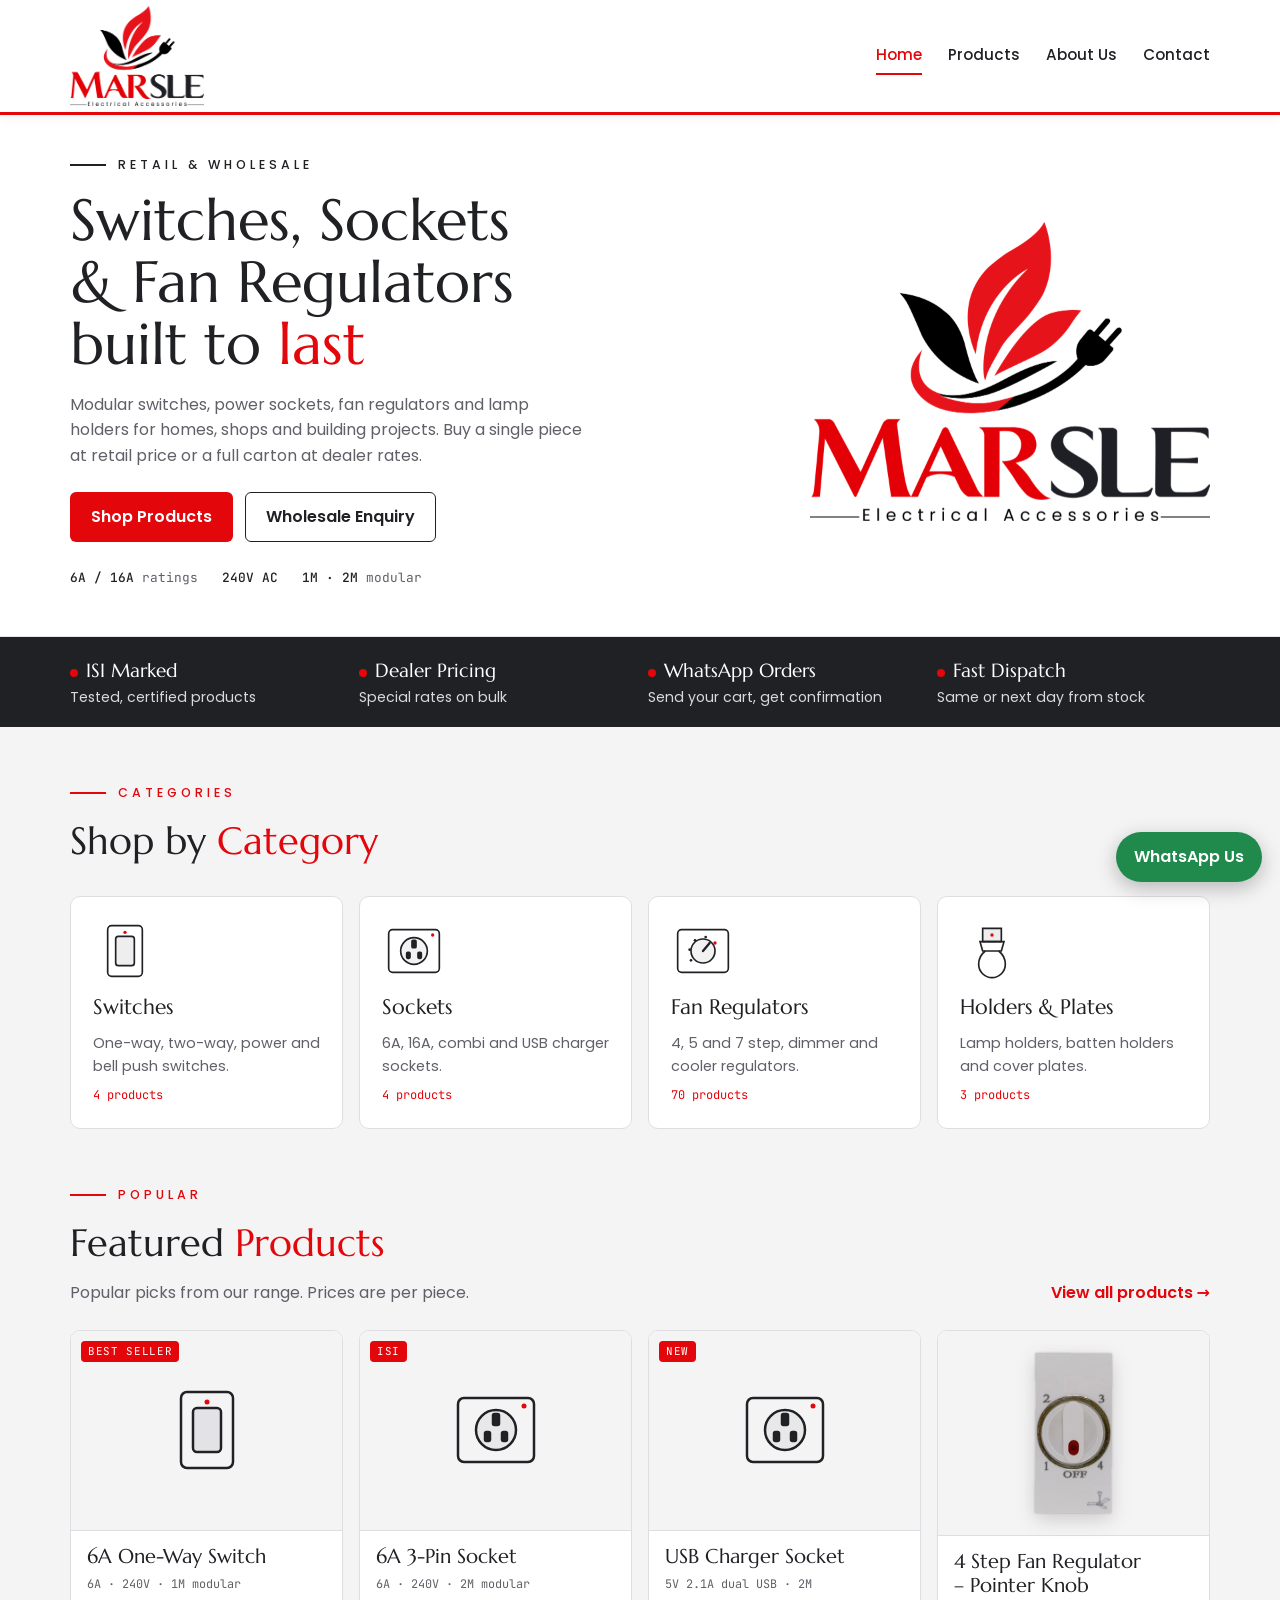
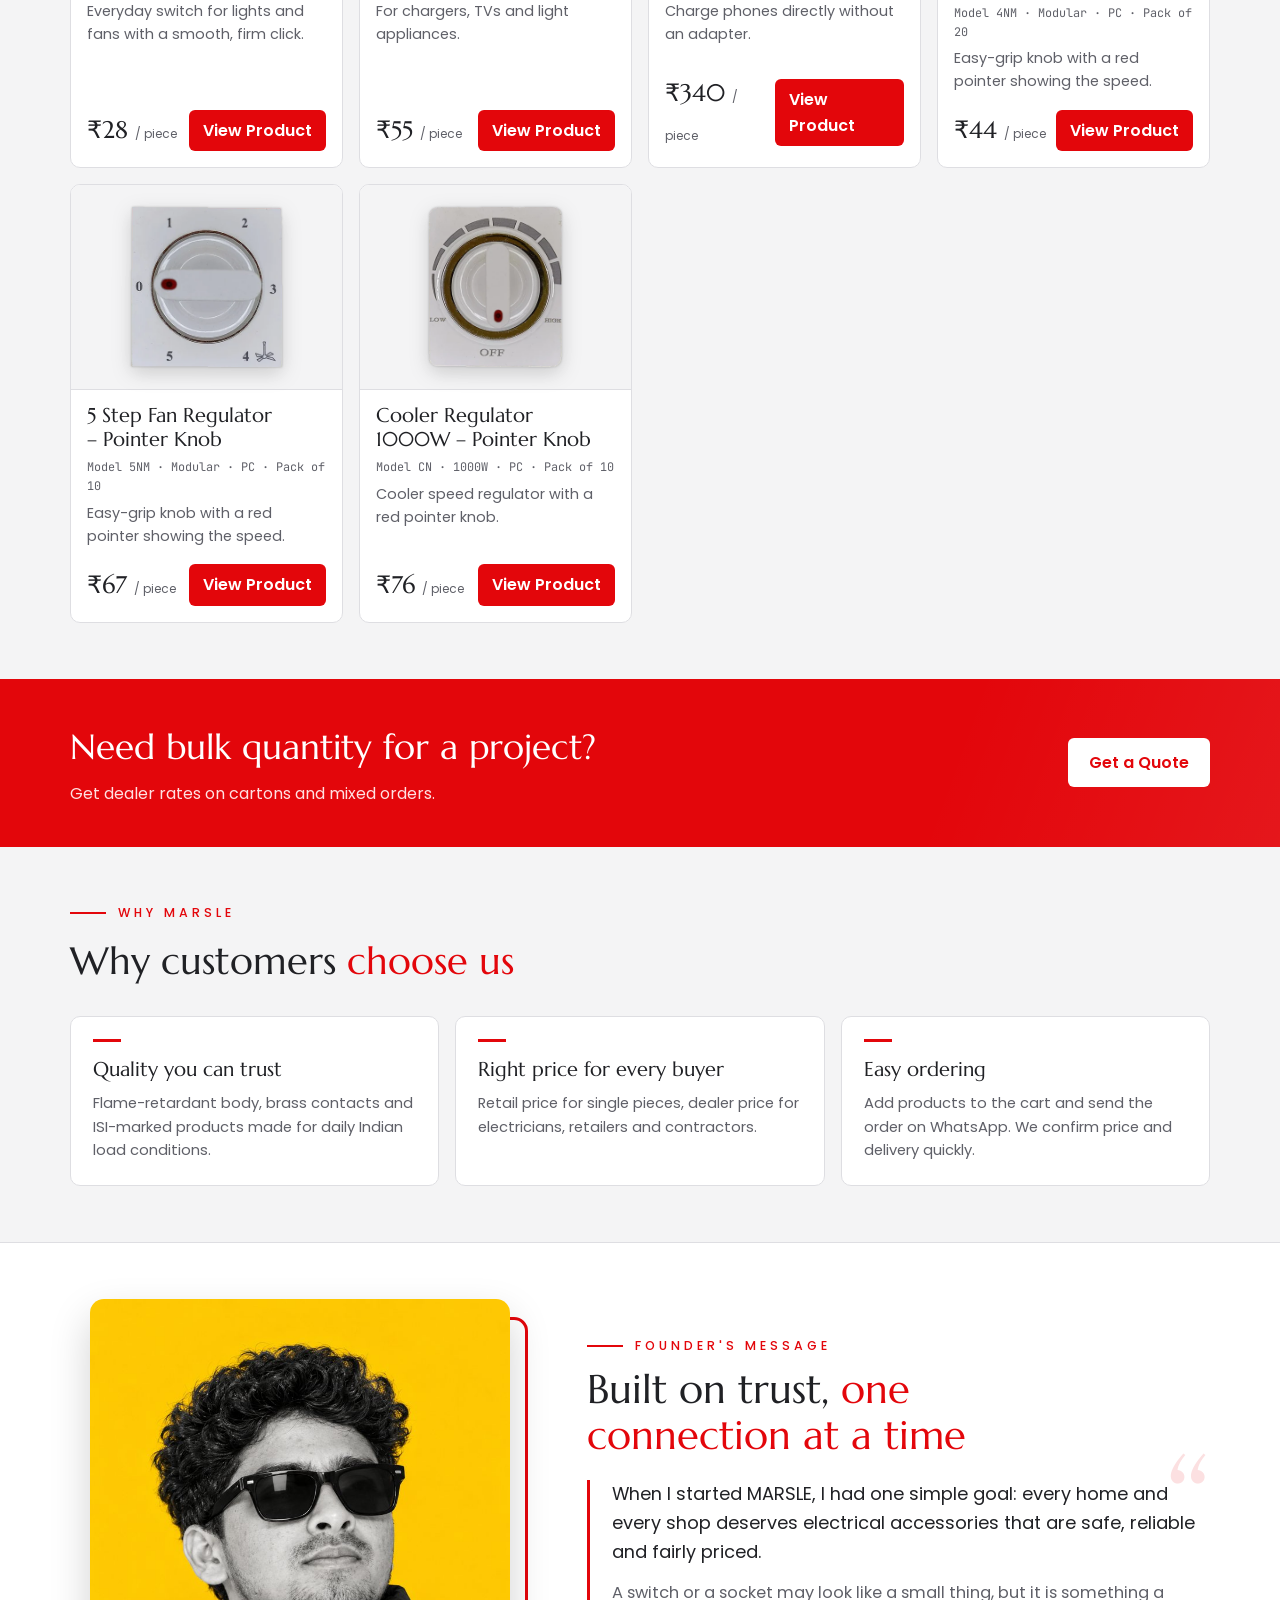
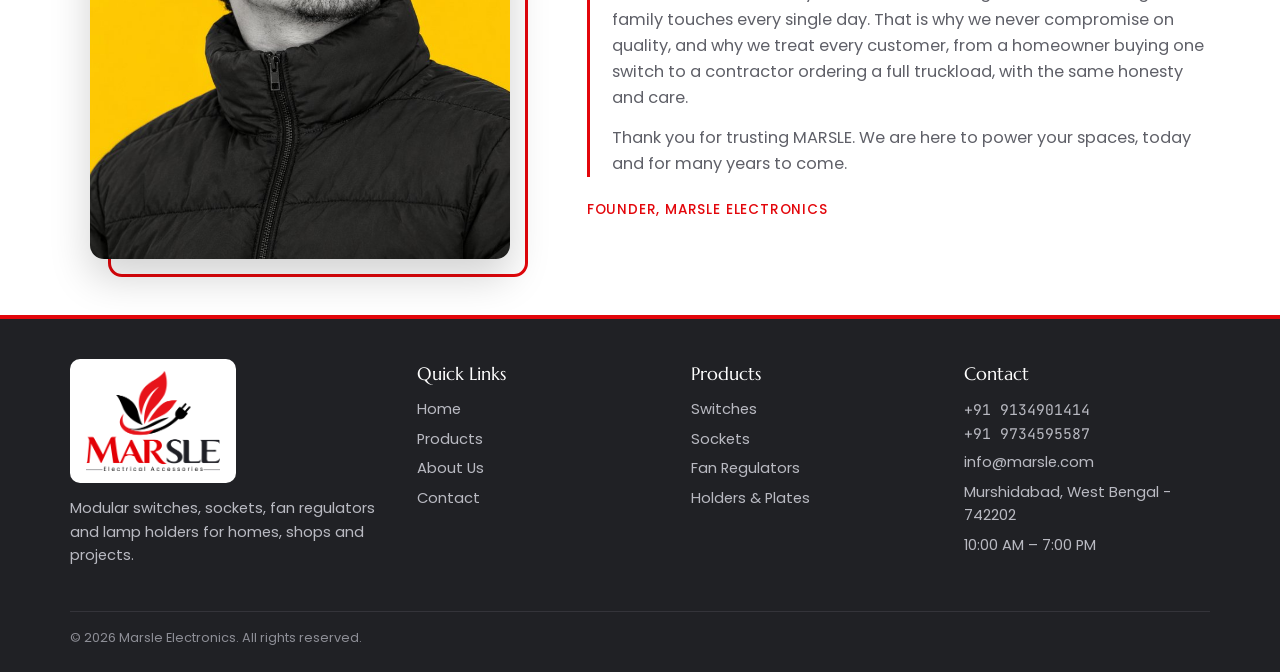
<file: index.html>
<!doctype html>
<html lang="en">
<head>
<meta charset="utf-8">
<meta name="viewport" content="width=device-width, initial-scale=1, viewport-fit=cover">
<title>Marsle Electronics</title>
<meta name="description" content="Marsle Electronics — modular switches, sockets, fan regulators and lamp holders at retail and wholesale prices.">
<link rel="icon" type="image/png" href="favicon.png">
<link rel="preconnect" href="https://fonts.googleapis.com">
<link rel="preconnect" href="https://fonts.gstatic.com" crossorigin>
<link rel="stylesheet" href="https://fonts.googleapis.com/css2?family=Marcellus&family=Poppins:wght@400;500;600&family=JetBrains+Mono:wght@500&display=swap">
<link rel="stylesheet" href="style.css">
</head>
<body>

<header class="top">
  <div class="wrap">
    <a class="brand" href="index.html" aria-label="Marsle Electronics home"><img src="logo.png" alt="Marsle Electronics"></a>
    <button class="burger" aria-expanded="false" aria-label="Open menu"><span></span><span></span><span></span></button>
    <nav class="menu"><a href="index.html" aria-current="page">Home</a><a href="products.html">Products</a><a href="about.html">About Us</a><a href="contact.html">Contact</a></nav>
  </div>
</header>

<main>
<div class="hero">
  <div class="wrap">
    <div class="text">
      <div class="eyebrow">Retail &amp; Wholesale</div>
      <h1>Switches, Sockets &amp; Fan Regulators built to <em>last</em></h1>
      <p>Modular switches, power sockets, fan regulators and lamp holders for homes, shops and building projects. Buy a single piece at retail price or a full carton at dealer rates.</p>
      <div class="cta"><a class="btn pri" href="products.html">Shop Products</a><a class="btn ghost" href="contact.html#enquiry">Wholesale Enquiry</a></div>
      <div class="specs"><span><b>6A / 16A</b> ratings</span><span><b>240V AC</b></span><span><b>1M · 2M</b> modular</span></div>
    </div>
    <div class="logo-hero"><img src="logo.png" alt=""></div>
  </div>
</div>
<div class="strip"><div class="wrap">
    <div><strong>ISI Marked</strong>Tested, certified products</div>
    <div><strong>Dealer Pricing</strong>Special rates on bulk</div>
    <div><strong>WhatsApp Orders</strong>Send your cart, get confirmation</div>
    <div><strong>Fast Dispatch</strong>Same or next day from stock</div>
</div></div>
<section>
  <div class="wrap">
    <div class="head"><div><div class="eyebrow">Categories</div><h2>Shop by <span>Category</span></h2></div></div>
    <div class="cats"><a class="cat" href="products.html?cat=switch"><svg viewBox="0 0 96 96" fill="none" stroke="currentColor" stroke-width="2.5"><rect x="22" y="10" width="52" height="76" rx="6"/><rect x="34" y="26" width="28" height="44" rx="4" fill="currentColor" fill-opacity=".08"/><circle cx="48" cy="20" r="2.5" class="acc" stroke="none"/></svg><h3>Switches</h3><p>One-way, two-way, power and bell push switches.</p><span class="count" data-count-cat="switch"></span></a><a class="cat" href="products.html?cat=socket"><svg viewBox="0 0 96 96" fill="none" stroke="currentColor" stroke-width="2.5"><rect x="10" y="16" width="76" height="64" rx="6"/><circle cx="48" cy="48" r="20" fill="currentColor" fill-opacity=".06"/><rect x="45" y="32" width="6" height="11" rx="1.5" fill="currentColor"/><rect x="37" y="50" width="5" height="9" rx="1.5" fill="currentColor"/><rect x="54" y="50" width="5" height="9" rx="1.5" fill="currentColor"/><circle cx="76" cy="24" r="2.5" class="acc" stroke="none"/></svg><h3>Sockets</h3><p>6A, 16A, combi and USB charger sockets.</p><span class="count" data-count-cat="socket"></span></a><a class="cat" href="products.html?cat=regulator"><svg viewBox="0 0 96 96" fill="none" stroke="currentColor" stroke-width="2.5"><rect x="10" y="16" width="76" height="64" rx="6"/><circle cx="48" cy="48" r="18" fill="currentColor" fill-opacity=".06"/><line x1="48" y1="48" x2="58" y2="36" stroke-width="3.5" stroke-linecap="round"/><g fill="currentColor" stroke="none"><circle cx="30" cy="62" r="2"/><circle cx="28" cy="46" r="2"/><circle cx="36" cy="32" r="2"/><circle cx="52" cy="27" r="2"/></g><circle cx="66" cy="36" r="2.5" class="acc" stroke="none"/></svg><h3>Fan Regulators</h3><p>4, 5 and 7 step, dimmer and cooler regulators.</p><span class="count" data-count-cat="regulator"></span></a><a class="cat" href="products.html?cat=other"><svg viewBox="0 0 96 96" fill="none" stroke="currentColor" stroke-width="2.5"><path d="M34 14h28v20H34z" fill="currentColor" fill-opacity=".08"/><path d="M30 34h36l-4 14H34z"/><path d="M38 48c-8 6-10 14-10 20a20 20 0 0 0 40 0c0-6-2-14-10-20"/><circle cx="48" cy="24" r="2.5" class="acc" stroke="none"/></svg><h3>Holders & Plates</h3><p>Lamp holders, batten holders and cover plates.</p><span class="count" data-count-cat="other"></span></a></div>
  </div>
</section>
<section style="padding-top:0">
  <div class="wrap">
    <div class="head"><div><div class="eyebrow">Popular</div><h2>Featured <span>Products</span></h2><p>Popular picks from our range. Prices are per piece.</p></div><a class="link" href="products.html">View all products →</a></div>
    <div class="grid" id="grid" data-featured="1"></div>
  </div>
</section>
<div class="band"><div class="wrap">
  <div><h2>Need bulk quantity for a project?</h2><p>Get dealer rates on cartons and mixed orders.</p></div>
  <a class="btn" href="contact.html#enquiry">Get a Quote</a>
</div></div>
<section>
  <div class="wrap">
    <div class="head"><div><div class="eyebrow">Why MARSLE</div><h2>Why customers <span>choose us</span></h2></div></div>
    <div class="why">
      <div><h3>Quality you can trust</h3><p>Flame-retardant body, brass contacts and ISI-marked products made for daily Indian load conditions.</p></div>
      <div><h3>Right price for every buyer</h3><p>Retail price for single pieces, dealer price for electricians, retailers and contractors.</p></div>
      <div><h3>Easy ordering</h3><p>Add products to the cart and send the order on WhatsApp. We confirm price and delivery quickly.</p></div>
    </div>
  </div>
</section>
<section class="founder">
  <div class="wrap founder-grid">
    <figure class="founder-photo">
      <img src="founder.jpg" alt="Founder of Marsle Electronics" loading="lazy" width="720" height="960">
    </figure>
    <div class="founder-text">
      <div class="eyebrow">Founder's Message</div>
      <h2>Built on trust, <span>one connection at a time</span></h2>
      <blockquote>
        <p>When I started MARSLE, I had one simple goal: every home and every shop deserves electrical accessories that are safe, reliable and fairly priced.</p>
        <p>A switch or a socket may look like a small thing, but it is something a family touches every single day. That is why we never compromise on quality, and why we treat every customer, from a homeowner buying one switch to a contractor ordering a full truckload, with the same honesty and care.</p>
        <p>Thank you for trusting MARSLE. We are here to power your spaces, today and for many years to come.</p>
      </blockquote>
      <div class="sign">
        <span>Founder, Marsle Electronics</span>
      </div>
    </div>
  </div>
</section>
</main>

<footer>
  <div class="wrap">
    <div class="cols">
      <div>
        <div class="flogo"><img src="logo.png" alt="Marsle Electronics"></div>
        <p>Modular switches, sockets, fan regulators and lamp holders for homes, shops and projects.</p>
      </div>
      <div>
        <h4>Quick Links</h4>
        <ul><li><a href="index.html">Home</a></li><li><a href="products.html">Products</a></li><li><a href="about.html">About Us</a></li><li><a href="contact.html">Contact</a></li></ul>
      </div>
      <div>
        <h4>Products</h4>
        <ul><li><a href="products.html?cat=switch">Switches</a></li><li><a href="products.html?cat=socket">Sockets</a></li><li><a href="products.html?cat=regulator">Fan Regulators</a></li><li><a href="products.html?cat=other">Holders &amp; Plates</a></li></ul>
      </div>
      <div>
        <h4>Contact</h4>
        <ul><li class="mono" data-shop="phone"></li><li data-shop="email"></li><li data-shop="address"></li><li data-shop="hours"></li></ul>
      </div>
    </div>
    <div class="copyright">© <span data-year></span> Marsle Electronics. All rights reserved.</div>
  </div>
</footer>

<a class="wa-float" data-wa href="#" target="_blank" rel="noopener">WhatsApp Us</a>



<script src="main.js"></script>
</body>
</html>
</file>
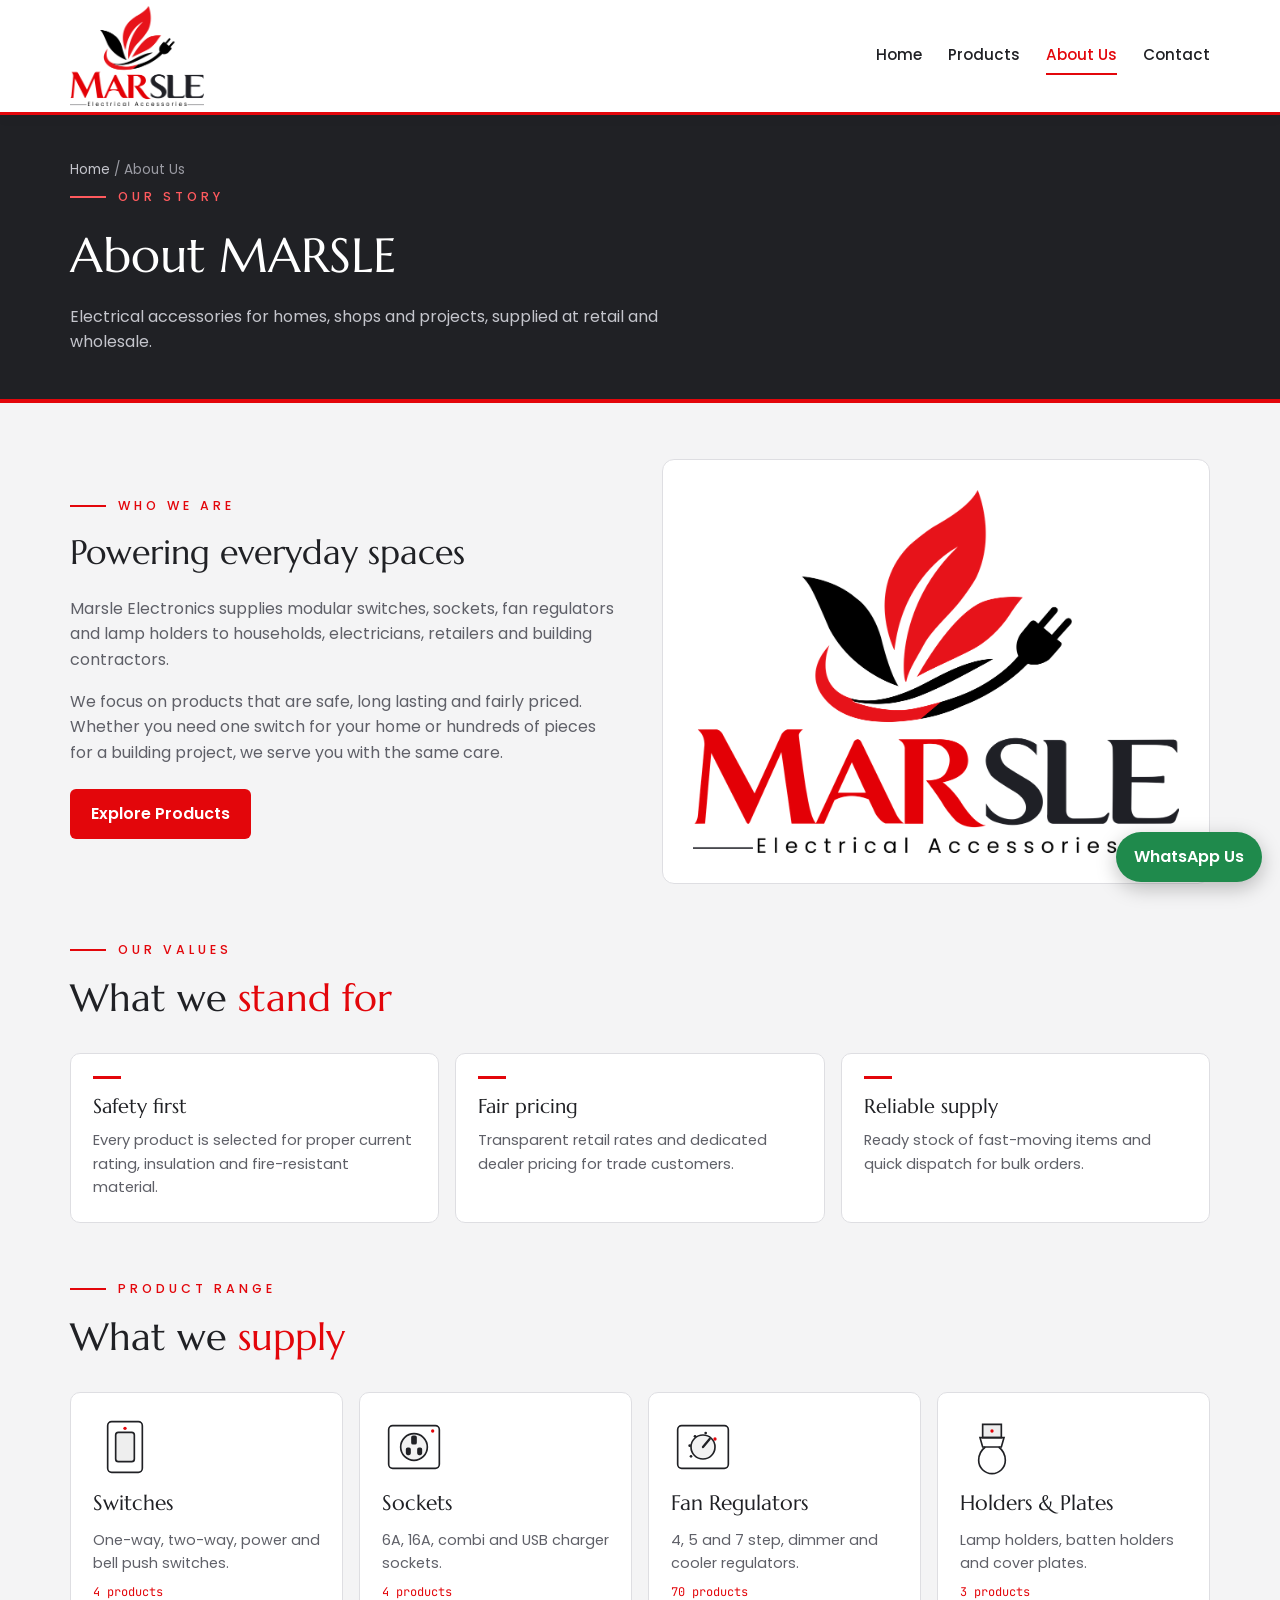
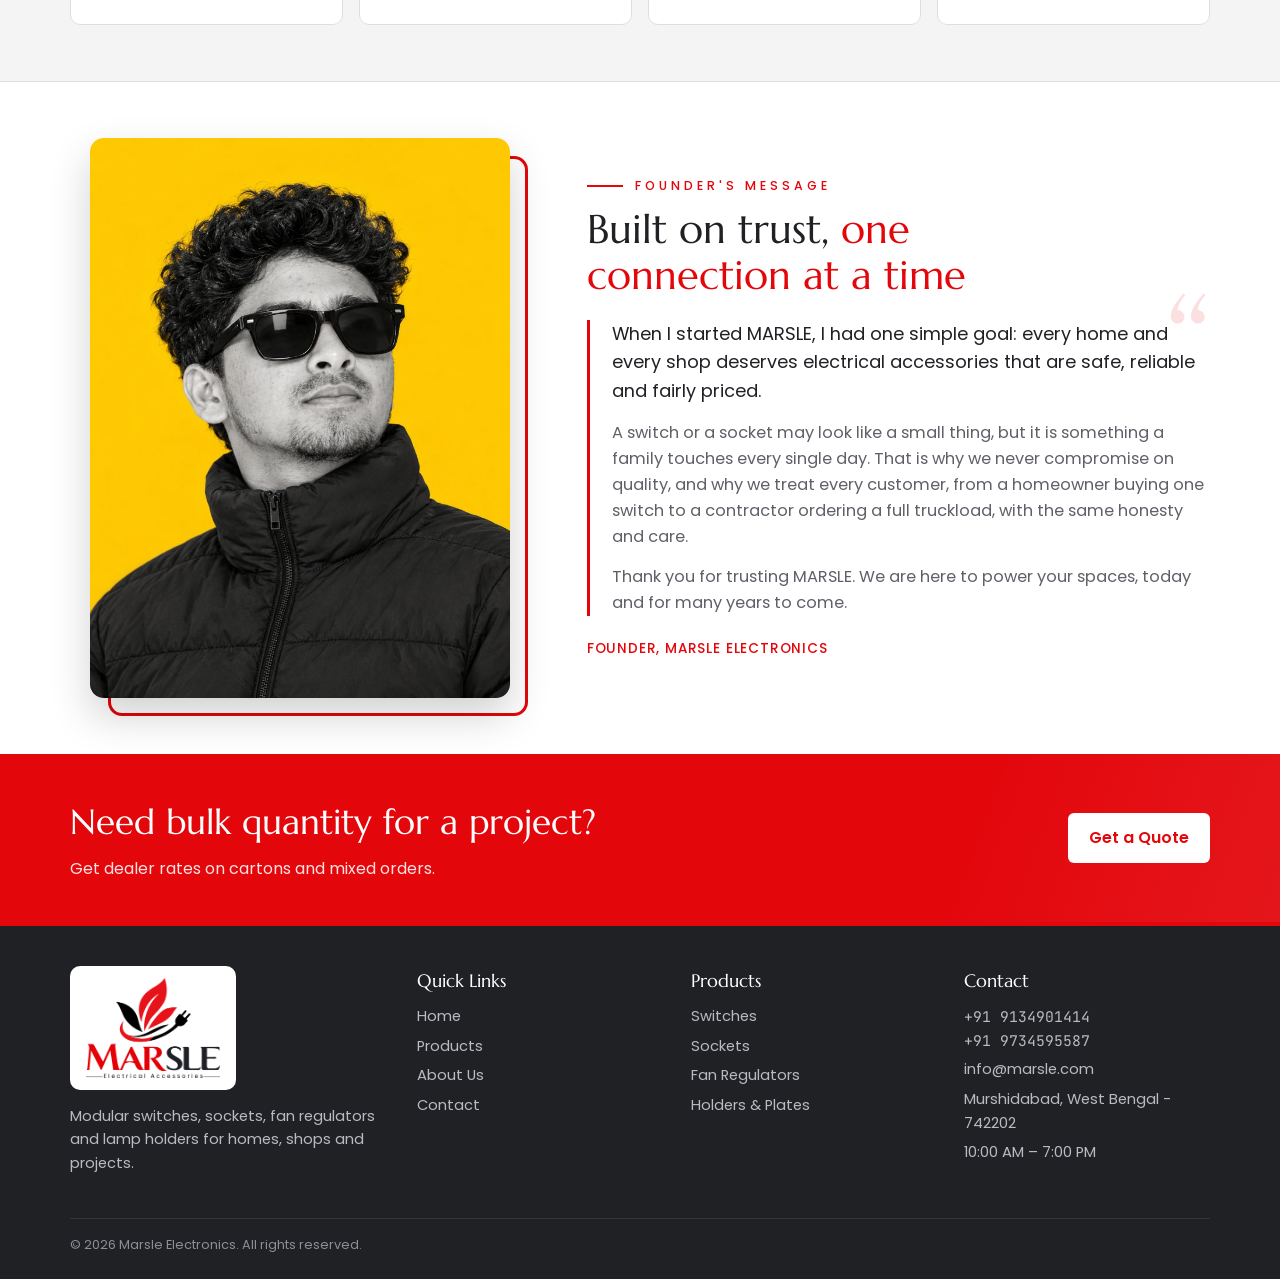
<file: about.html>
<!doctype html>
<html lang="en">
<head>
<meta charset="utf-8">
<meta name="viewport" content="width=device-width, initial-scale=1, viewport-fit=cover">
<title>About Us | Marsle Electronics</title>
<meta name="description" content="Marsle Electronics — modular switches, sockets, fan regulators and lamp holders at retail and wholesale prices.">
<link rel="icon" type="image/png" href="favicon.png">
<link rel="preconnect" href="https://fonts.googleapis.com">
<link rel="preconnect" href="https://fonts.gstatic.com" crossorigin>
<link rel="stylesheet" href="https://fonts.googleapis.com/css2?family=Marcellus&family=Poppins:wght@400;500;600&family=JetBrains+Mono:wght@500&display=swap">
<link rel="stylesheet" href="style.css">
</head>
<body>

<header class="top">
  <div class="wrap">
    <a class="brand" href="index.html" aria-label="Marsle Electronics home"><img src="logo.png" alt="Marsle Electronics"></a>
    <button class="burger" aria-expanded="false" aria-label="Open menu"><span></span><span></span><span></span></button>
    <nav class="menu"><a href="index.html">Home</a><a href="products.html">Products</a><a href="about.html" aria-current="page">About Us</a><a href="contact.html">Contact</a></nav>
  </div>
</header>

<main>
<div class="banner"><div class="wrap">
  <div class="crumb"><a href="index.html">Home</a> / About Us</div>
  <div class="eyebrow">Our Story</div><h1>About MARSLE</h1>
  <p>Electrical accessories for homes, shops and projects, supplied at retail and wholesale.</p>
</div></div>
<section>
  <div class="wrap split">
    <div class="copy">
      <div class="eyebrow">Who we are</div>
      <h2 style="font-size:2.1rem;margin-top:10px">Powering everyday spaces</h2>
      <p>Marsle Electronics supplies modular switches, sockets, fan regulators and lamp holders to households, electricians, retailers and building contractors.</p>
      <p>We focus on products that are safe, long lasting and fairly priced. Whether you need one switch for your home or hundreds of pieces for a building project, we serve you with the same care.</p>
      <a class="btn pri" href="products.html" style="margin-top:8px">Explore Products</a>
    </div>
    <div class="logo-panel"><img src="logo.png" alt="Marsle Electronics"></div>
  </div>
</section>
<section style="padding-top:0">
  <div class="wrap">
    <div class="head"><div><div class="eyebrow">Our Values</div><h2>What we <span>stand for</span></h2></div></div>
    <div class="why">
      <div><h3>Safety first</h3><p>Every product is selected for proper current rating, insulation and fire-resistant material.</p></div>
      <div><h3>Fair pricing</h3><p>Transparent retail rates and dedicated dealer pricing for trade customers.</p></div>
      <div><h3>Reliable supply</h3><p>Ready stock of fast-moving items and quick dispatch for bulk orders.</p></div>
    </div>
  </div>
</section>
<section style="padding-top:0">
  <div class="wrap">
    <div class="head"><div><div class="eyebrow">Product Range</div><h2>What we <span>supply</span></h2></div></div>
    <div class="cats"><a class="cat" href="products.html?cat=switch"><svg viewBox="0 0 96 96" fill="none" stroke="currentColor" stroke-width="2.5"><rect x="22" y="10" width="52" height="76" rx="6"/><rect x="34" y="26" width="28" height="44" rx="4" fill="currentColor" fill-opacity=".08"/><circle cx="48" cy="20" r="2.5" class="acc" stroke="none"/></svg><h3>Switches</h3><p>One-way, two-way, power and bell push switches.</p><span class="count" data-count-cat="switch"></span></a><a class="cat" href="products.html?cat=socket"><svg viewBox="0 0 96 96" fill="none" stroke="currentColor" stroke-width="2.5"><rect x="10" y="16" width="76" height="64" rx="6"/><circle cx="48" cy="48" r="20" fill="currentColor" fill-opacity=".06"/><rect x="45" y="32" width="6" height="11" rx="1.5" fill="currentColor"/><rect x="37" y="50" width="5" height="9" rx="1.5" fill="currentColor"/><rect x="54" y="50" width="5" height="9" rx="1.5" fill="currentColor"/><circle cx="76" cy="24" r="2.5" class="acc" stroke="none"/></svg><h3>Sockets</h3><p>6A, 16A, combi and USB charger sockets.</p><span class="count" data-count-cat="socket"></span></a><a class="cat" href="products.html?cat=regulator"><svg viewBox="0 0 96 96" fill="none" stroke="currentColor" stroke-width="2.5"><rect x="10" y="16" width="76" height="64" rx="6"/><circle cx="48" cy="48" r="18" fill="currentColor" fill-opacity=".06"/><line x1="48" y1="48" x2="58" y2="36" stroke-width="3.5" stroke-linecap="round"/><g fill="currentColor" stroke="none"><circle cx="30" cy="62" r="2"/><circle cx="28" cy="46" r="2"/><circle cx="36" cy="32" r="2"/><circle cx="52" cy="27" r="2"/></g><circle cx="66" cy="36" r="2.5" class="acc" stroke="none"/></svg><h3>Fan Regulators</h3><p>4, 5 and 7 step, dimmer and cooler regulators.</p><span class="count" data-count-cat="regulator"></span></a><a class="cat" href="products.html?cat=other"><svg viewBox="0 0 96 96" fill="none" stroke="currentColor" stroke-width="2.5"><path d="M34 14h28v20H34z" fill="currentColor" fill-opacity=".08"/><path d="M30 34h36l-4 14H34z"/><path d="M38 48c-8 6-10 14-10 20a20 20 0 0 0 40 0c0-6-2-14-10-20"/><circle cx="48" cy="24" r="2.5" class="acc" stroke="none"/></svg><h3>Holders & Plates</h3><p>Lamp holders, batten holders and cover plates.</p><span class="count" data-count-cat="other"></span></a></div>
  </div>
</section>
<section class="founder">
  <div class="wrap founder-grid">
    <figure class="founder-photo">
      <img src="founder.jpg" alt="Founder of Marsle Electronics" loading="lazy" width="720" height="960">
    </figure>
    <div class="founder-text">
      <div class="eyebrow">Founder's Message</div>
      <h2>Built on trust, <span>one connection at a time</span></h2>
      <blockquote>
        <p>When I started MARSLE, I had one simple goal: every home and every shop deserves electrical accessories that are safe, reliable and fairly priced.</p>
        <p>A switch or a socket may look like a small thing, but it is something a family touches every single day. That is why we never compromise on quality, and why we treat every customer, from a homeowner buying one switch to a contractor ordering a full truckload, with the same honesty and care.</p>
        <p>Thank you for trusting MARSLE. We are here to power your spaces, today and for many years to come.</p>
      </blockquote>
      <div class="sign">
        <span>Founder, Marsle Electronics</span>
      </div>
    </div>
  </div>
</section>
<div class="band"><div class="wrap">
  <div><h2>Need bulk quantity for a project?</h2><p>Get dealer rates on cartons and mixed orders.</p></div>
  <a class="btn" href="contact.html#enquiry">Get a Quote</a>
</div></div>
</main>

<footer>
  <div class="wrap">
    <div class="cols">
      <div>
        <div class="flogo"><img src="logo.png" alt="Marsle Electronics"></div>
        <p>Modular switches, sockets, fan regulators and lamp holders for homes, shops and projects.</p>
      </div>
      <div>
        <h4>Quick Links</h4>
        <ul><li><a href="index.html">Home</a></li><li><a href="products.html">Products</a></li><li><a href="about.html">About Us</a></li><li><a href="contact.html">Contact</a></li></ul>
      </div>
      <div>
        <h4>Products</h4>
        <ul><li><a href="products.html?cat=switch">Switches</a></li><li><a href="products.html?cat=socket">Sockets</a></li><li><a href="products.html?cat=regulator">Fan Regulators</a></li><li><a href="products.html?cat=other">Holders &amp; Plates</a></li></ul>
      </div>
      <div>
        <h4>Contact</h4>
        <ul><li class="mono" data-shop="phone"></li><li data-shop="email"></li><li data-shop="address"></li><li data-shop="hours"></li></ul>
      </div>
    </div>
    <div class="copyright">© <span data-year></span> Marsle Electronics. All rights reserved.</div>
  </div>
</footer>

<a class="wa-float" data-wa href="#" target="_blank" rel="noopener">WhatsApp Us</a>



<script src="main.js"></script>
</body>
</html>
</file>
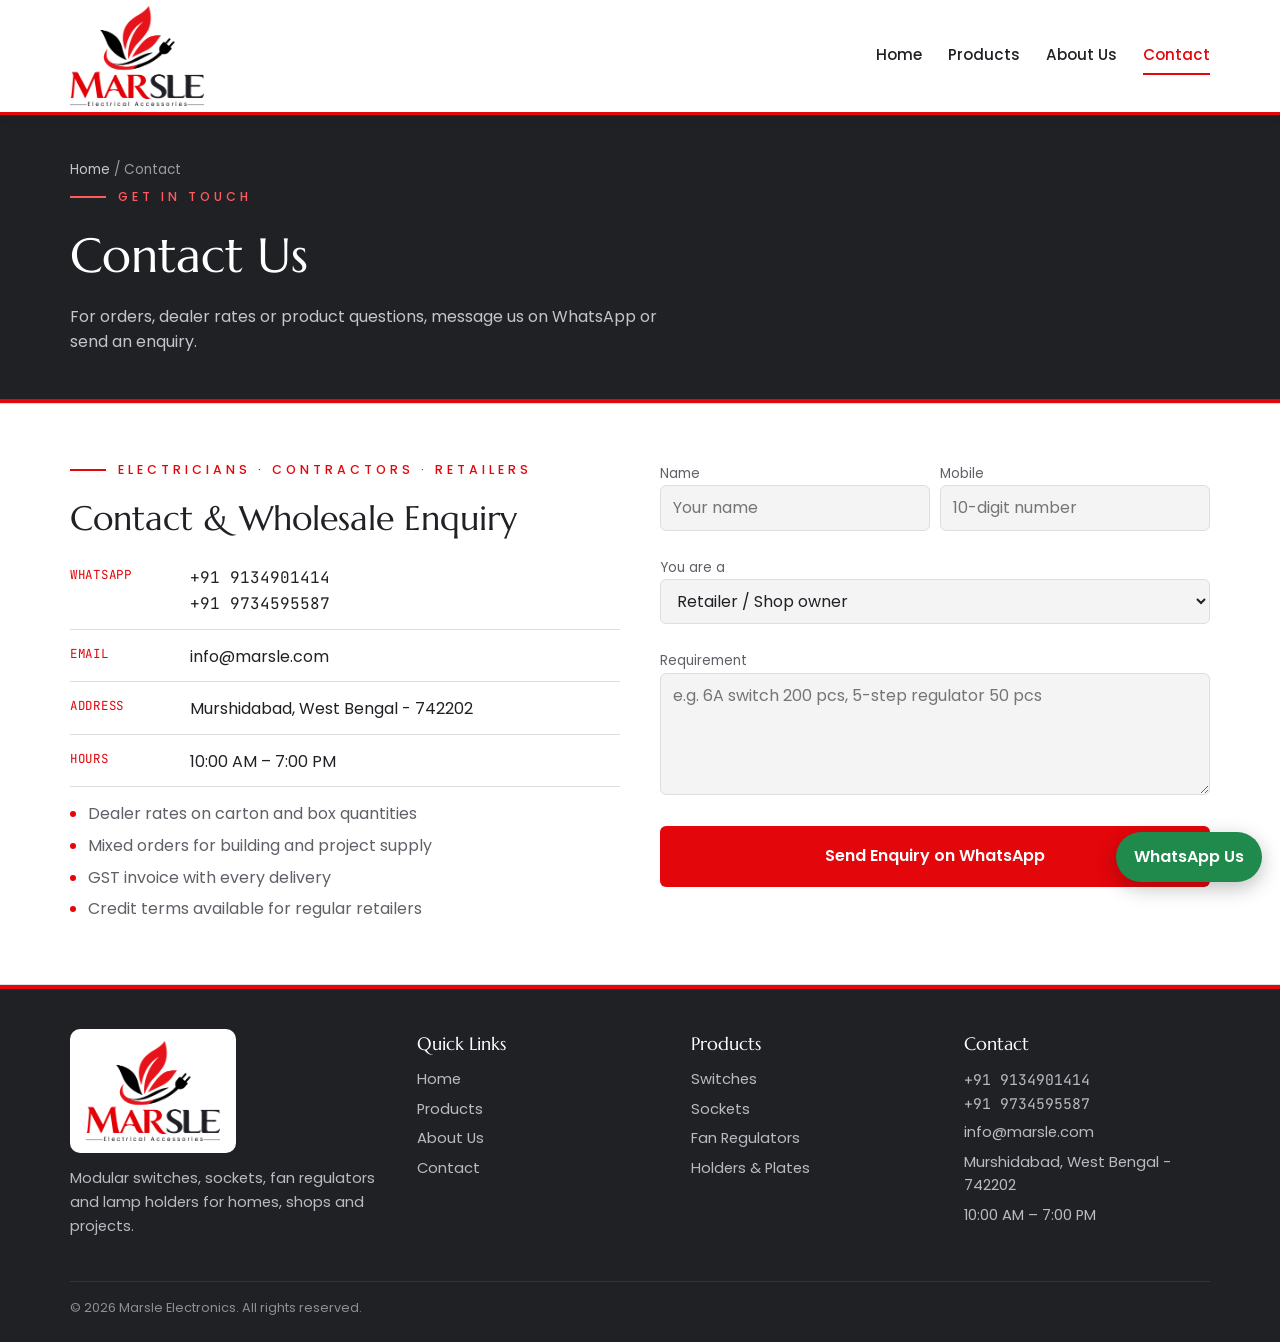
<file: contact.html>
<!doctype html>
<html lang="en">
<head>
<meta charset="utf-8">
<meta name="viewport" content="width=device-width, initial-scale=1, viewport-fit=cover">
<title>Contact | Marsle Electronics</title>
<meta name="description" content="Marsle Electronics — modular switches, sockets, fan regulators and lamp holders at retail and wholesale prices.">
<link rel="icon" type="image/png" href="favicon.png">
<link rel="preconnect" href="https://fonts.googleapis.com">
<link rel="preconnect" href="https://fonts.gstatic.com" crossorigin>
<link rel="stylesheet" href="https://fonts.googleapis.com/css2?family=Marcellus&family=Poppins:wght@400;500;600&family=JetBrains+Mono:wght@500&display=swap">
<link rel="stylesheet" href="style.css">
</head>
<body>

<header class="top">
  <div class="wrap">
    <a class="brand" href="index.html" aria-label="Marsle Electronics home"><img src="logo.png" alt="Marsle Electronics"></a>
    <button class="burger" aria-expanded="false" aria-label="Open menu"><span></span><span></span><span></span></button>
    <nav class="menu"><a href="index.html">Home</a><a href="products.html">Products</a><a href="about.html">About Us</a><a href="contact.html" aria-current="page">Contact</a></nav>
  </div>
</header>

<main>
<div class="banner"><div class="wrap">
  <div class="crumb"><a href="index.html">Home</a> / Contact</div>
  <div class="eyebrow">Get in touch</div><h1>Contact Us</h1>
  <p>For orders, dealer rates or product questions, message us on WhatsApp or send an enquiry.</p>
</div></div>
<section class="bulk" id="enquiry">
  <div class="wrap">
    <div>
      <div class="eyebrow">Electricians · Contractors · Retailers</div>
      <h2>Contact &amp; Wholesale Enquiry</h2>
      <div class="info">
        <div><span class="k">WhatsApp</span><span class="mono" data-shop="phone"></span></div>
        <div><span class="k">Email</span><span data-shop="email"></span></div>
        <div><span class="k">Address</span><span data-shop="address"></span></div>
        <div><span class="k">Hours</span><span data-shop="hours"></span></div>
      </div>
      <ul>
        <li>Dealer rates on carton and box quantities</li>
        <li>Mixed orders for building and project supply</li>
        <li>GST invoice with every delivery</li>
        <li>Credit terms available for regular retailers</li>
      </ul>
    </div>
    <form id="enq" novalidate>
      <div class="row2">
        <div><label for="en">Name</label><input id="en" required placeholder="Your name"></div>
        <div><label for="ep">Mobile</label><input id="ep" required inputmode="tel" placeholder="10-digit number"></div>
      </div>
      <div><label for="et">You are a</label>
        <select id="et"><option>Retailer / Shop owner</option><option>Electrician</option><option>Contractor / Builder</option><option>Home buyer</option></select></div>
      <div><label for="em">Requirement</label><textarea id="em" rows="4" placeholder="e.g. 6A switch 200 pcs, 5-step regulator 50 pcs"></textarea></div>
      <button class="btn pri" type="submit" style="border:0">Send Enquiry on WhatsApp</button>
      <div class="note" id="enqNote" role="status"></div>
    </form>
  </div>
</section>
</main>

<footer>
  <div class="wrap">
    <div class="cols">
      <div>
        <div class="flogo"><img src="logo.png" alt="Marsle Electronics"></div>
        <p>Modular switches, sockets, fan regulators and lamp holders for homes, shops and projects.</p>
      </div>
      <div>
        <h4>Quick Links</h4>
        <ul><li><a href="index.html">Home</a></li><li><a href="products.html">Products</a></li><li><a href="about.html">About Us</a></li><li><a href="contact.html">Contact</a></li></ul>
      </div>
      <div>
        <h4>Products</h4>
        <ul><li><a href="products.html?cat=switch">Switches</a></li><li><a href="products.html?cat=socket">Sockets</a></li><li><a href="products.html?cat=regulator">Fan Regulators</a></li><li><a href="products.html?cat=other">Holders &amp; Plates</a></li></ul>
      </div>
      <div>
        <h4>Contact</h4>
        <ul><li class="mono" data-shop="phone"></li><li data-shop="email"></li><li data-shop="address"></li><li data-shop="hours"></li></ul>
      </div>
    </div>
    <div class="copyright">© <span data-year></span> Marsle Electronics. All rights reserved.</div>
  </div>
</footer>

<a class="wa-float" data-wa href="#" target="_blank" rel="noopener">WhatsApp Us</a>



<script src="main.js"></script>
</body>
</html>
</file>
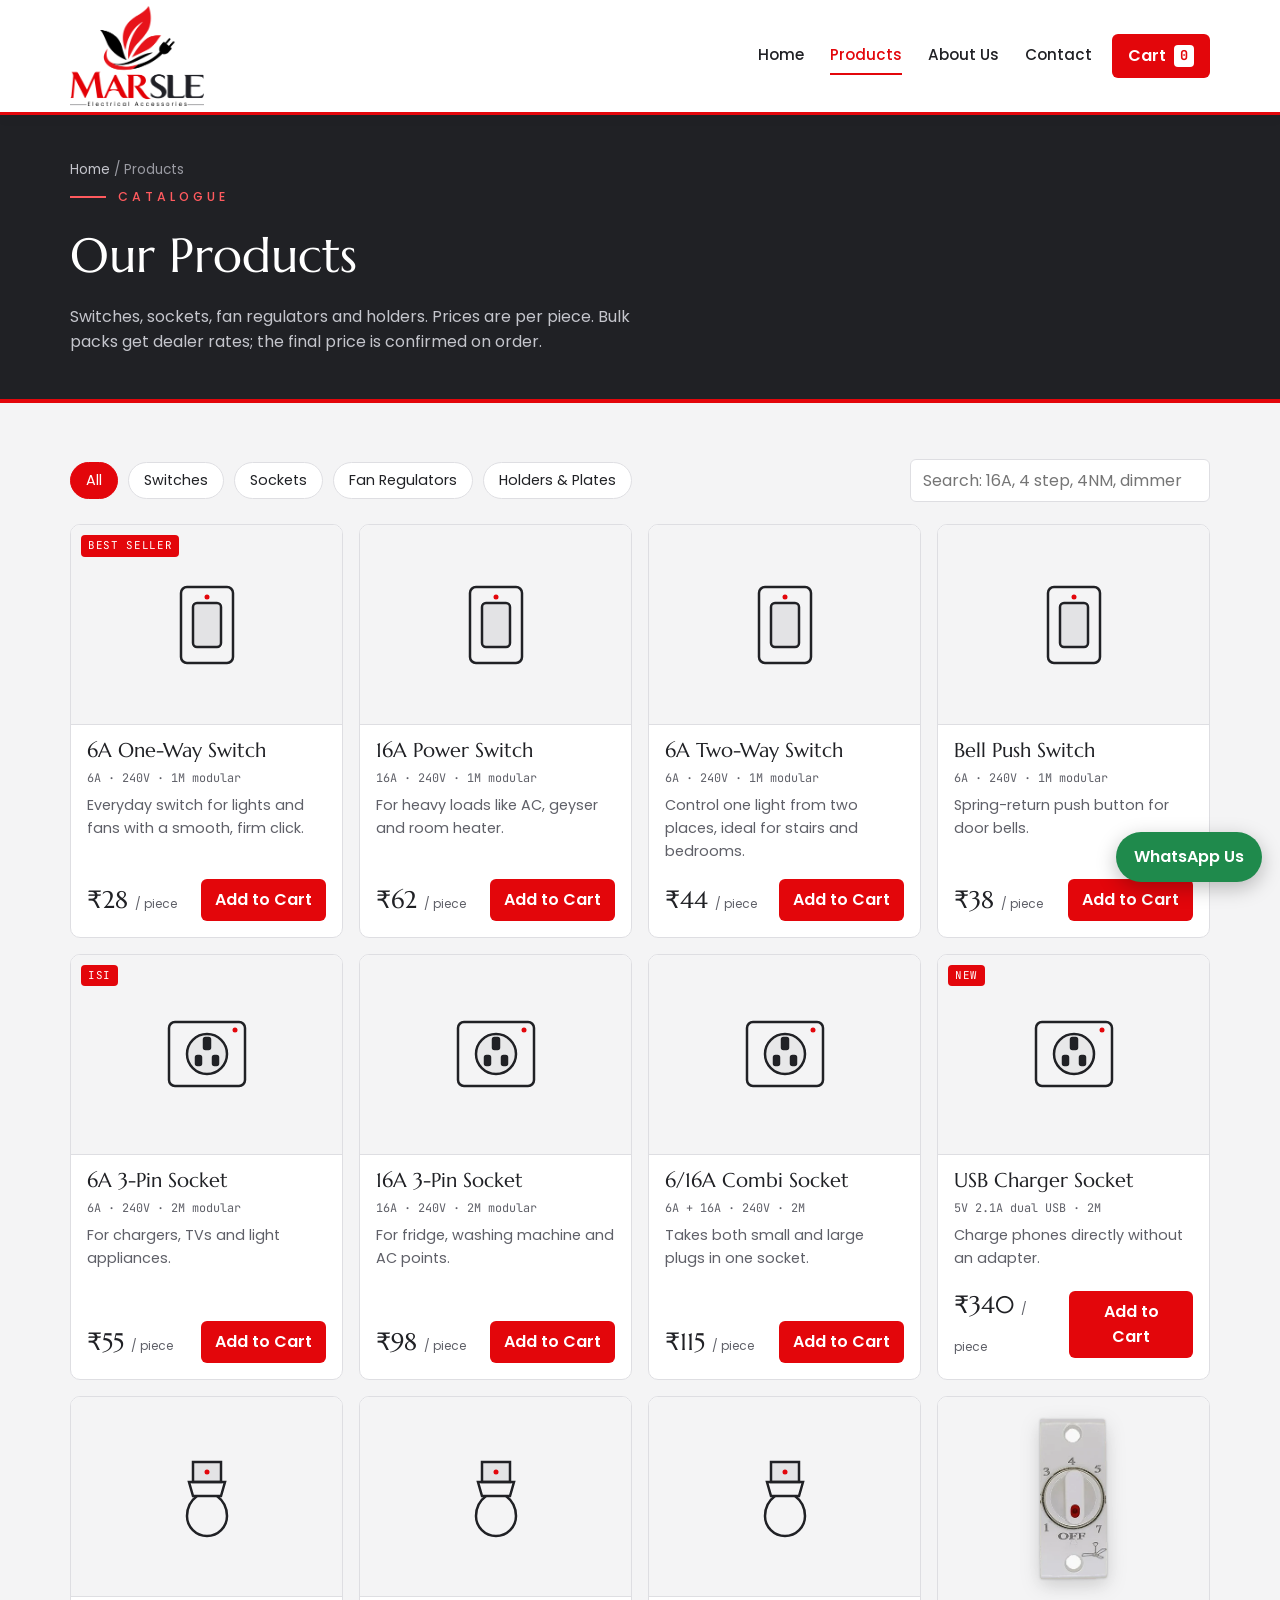
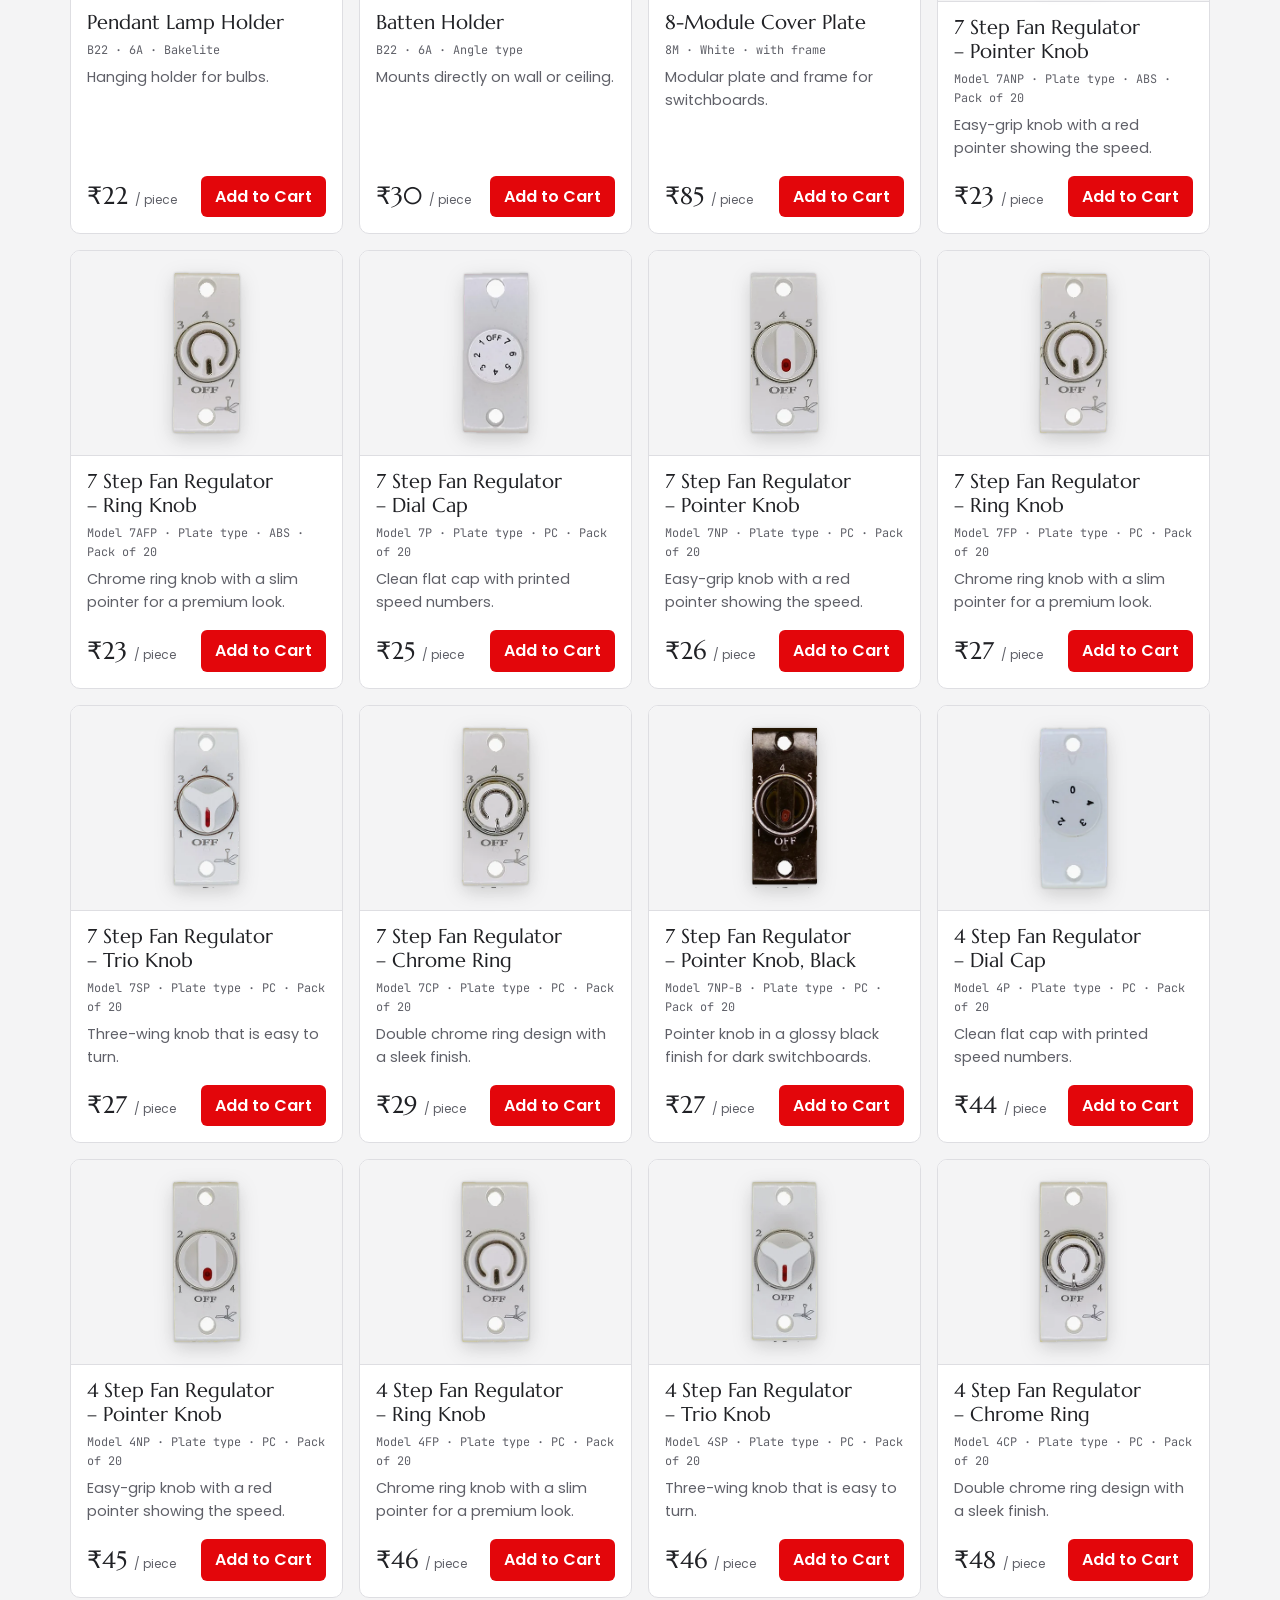
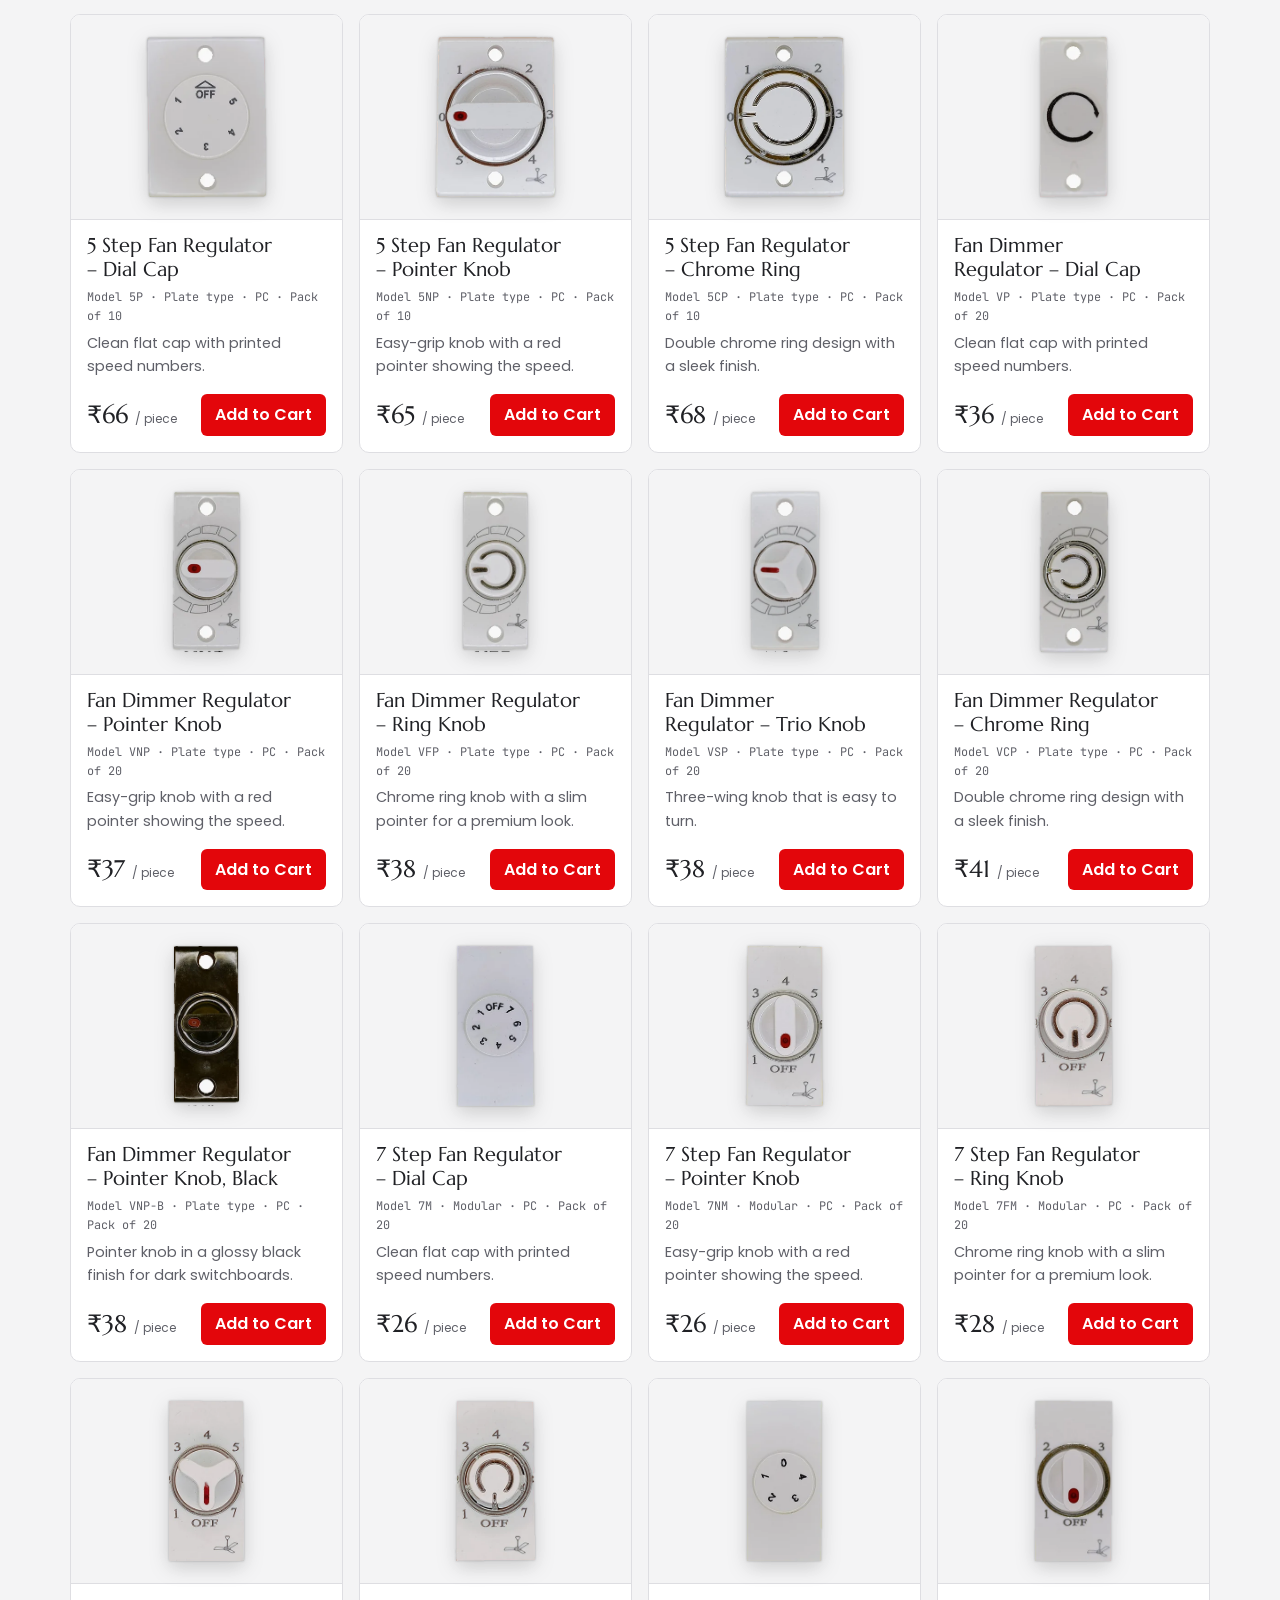
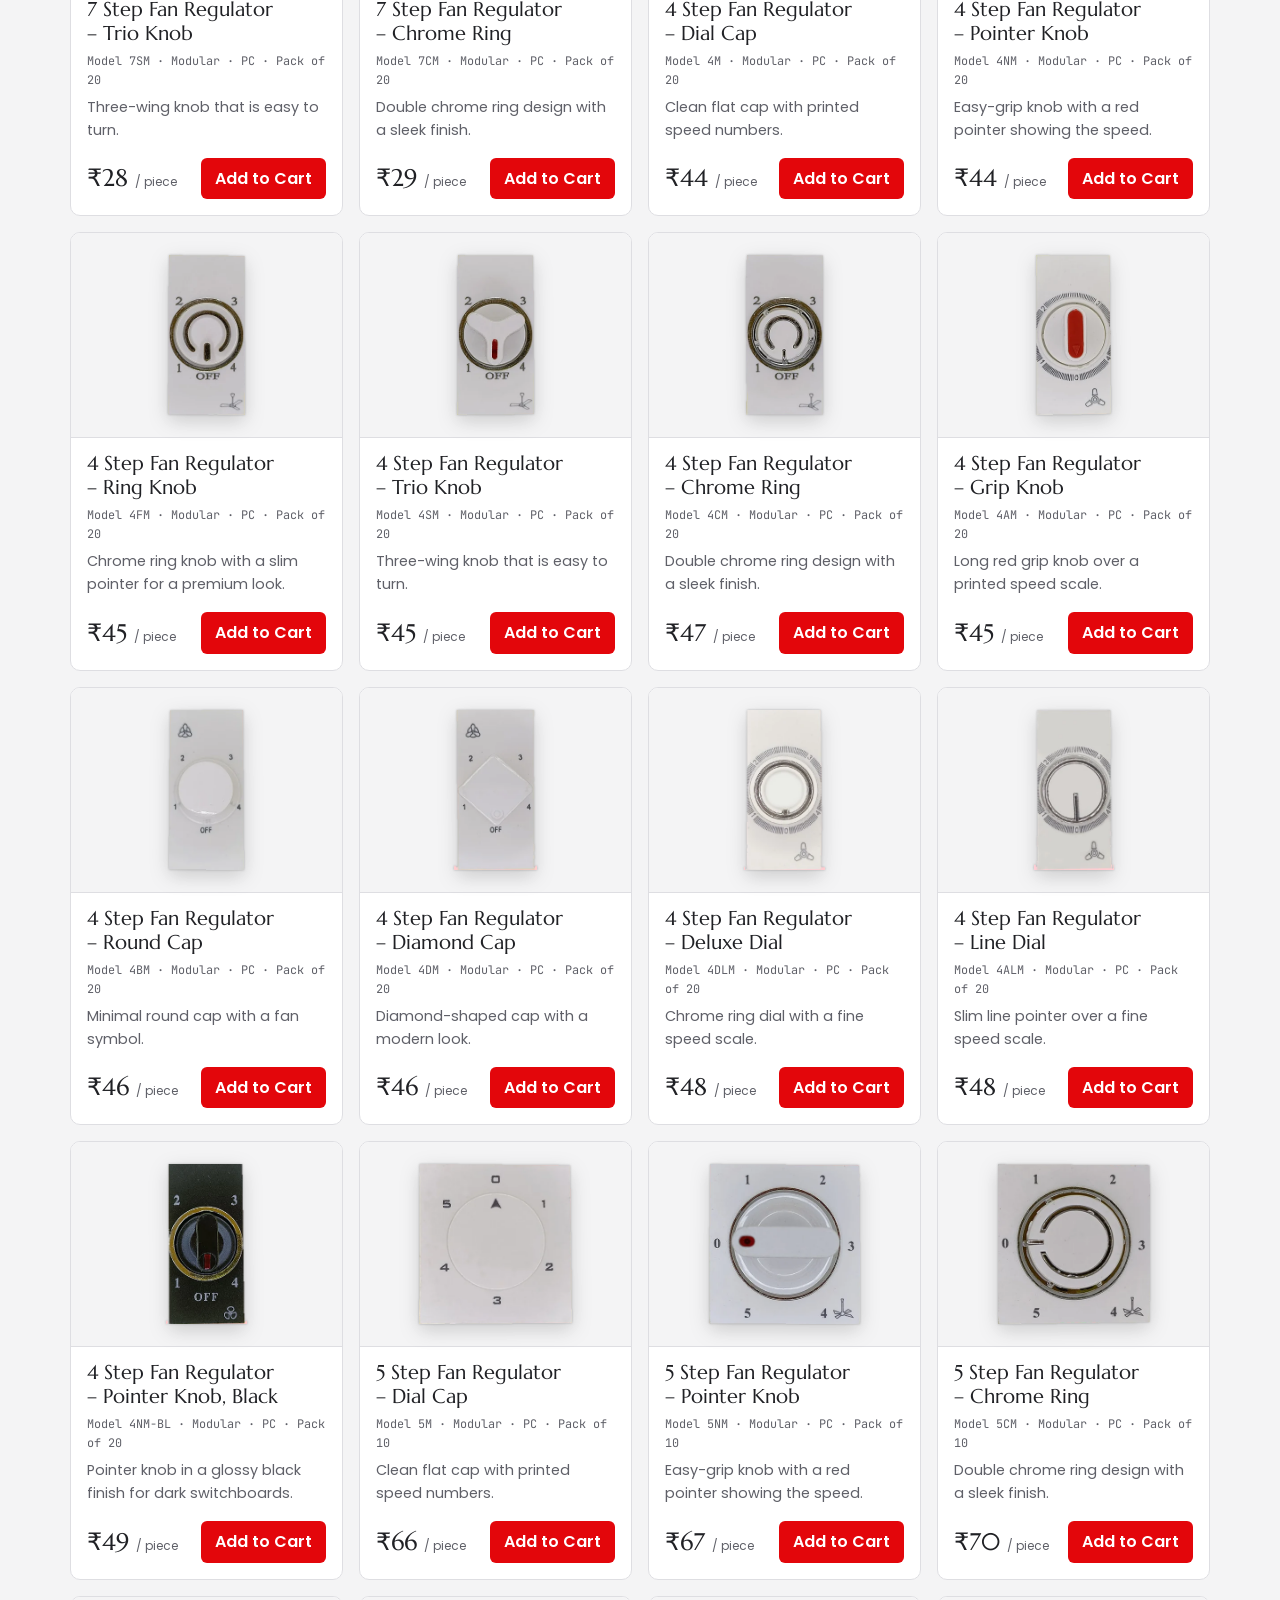
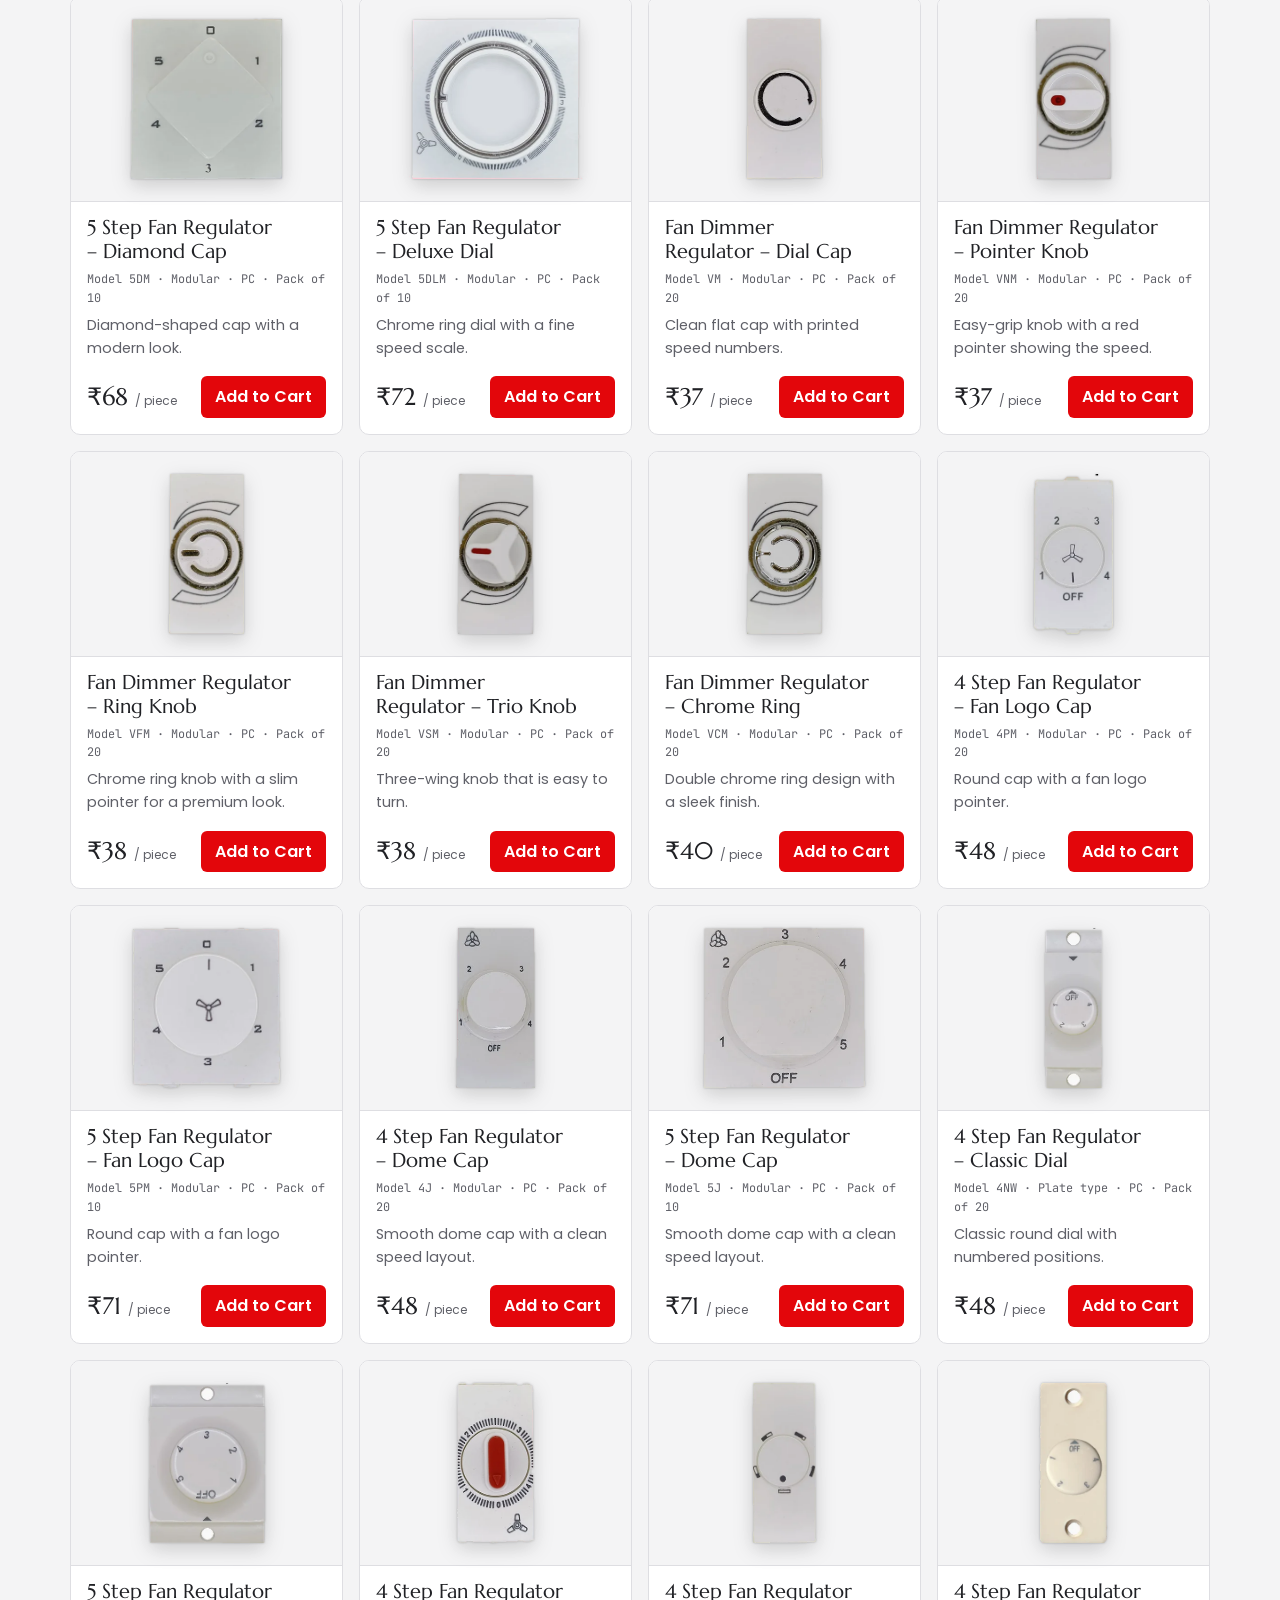
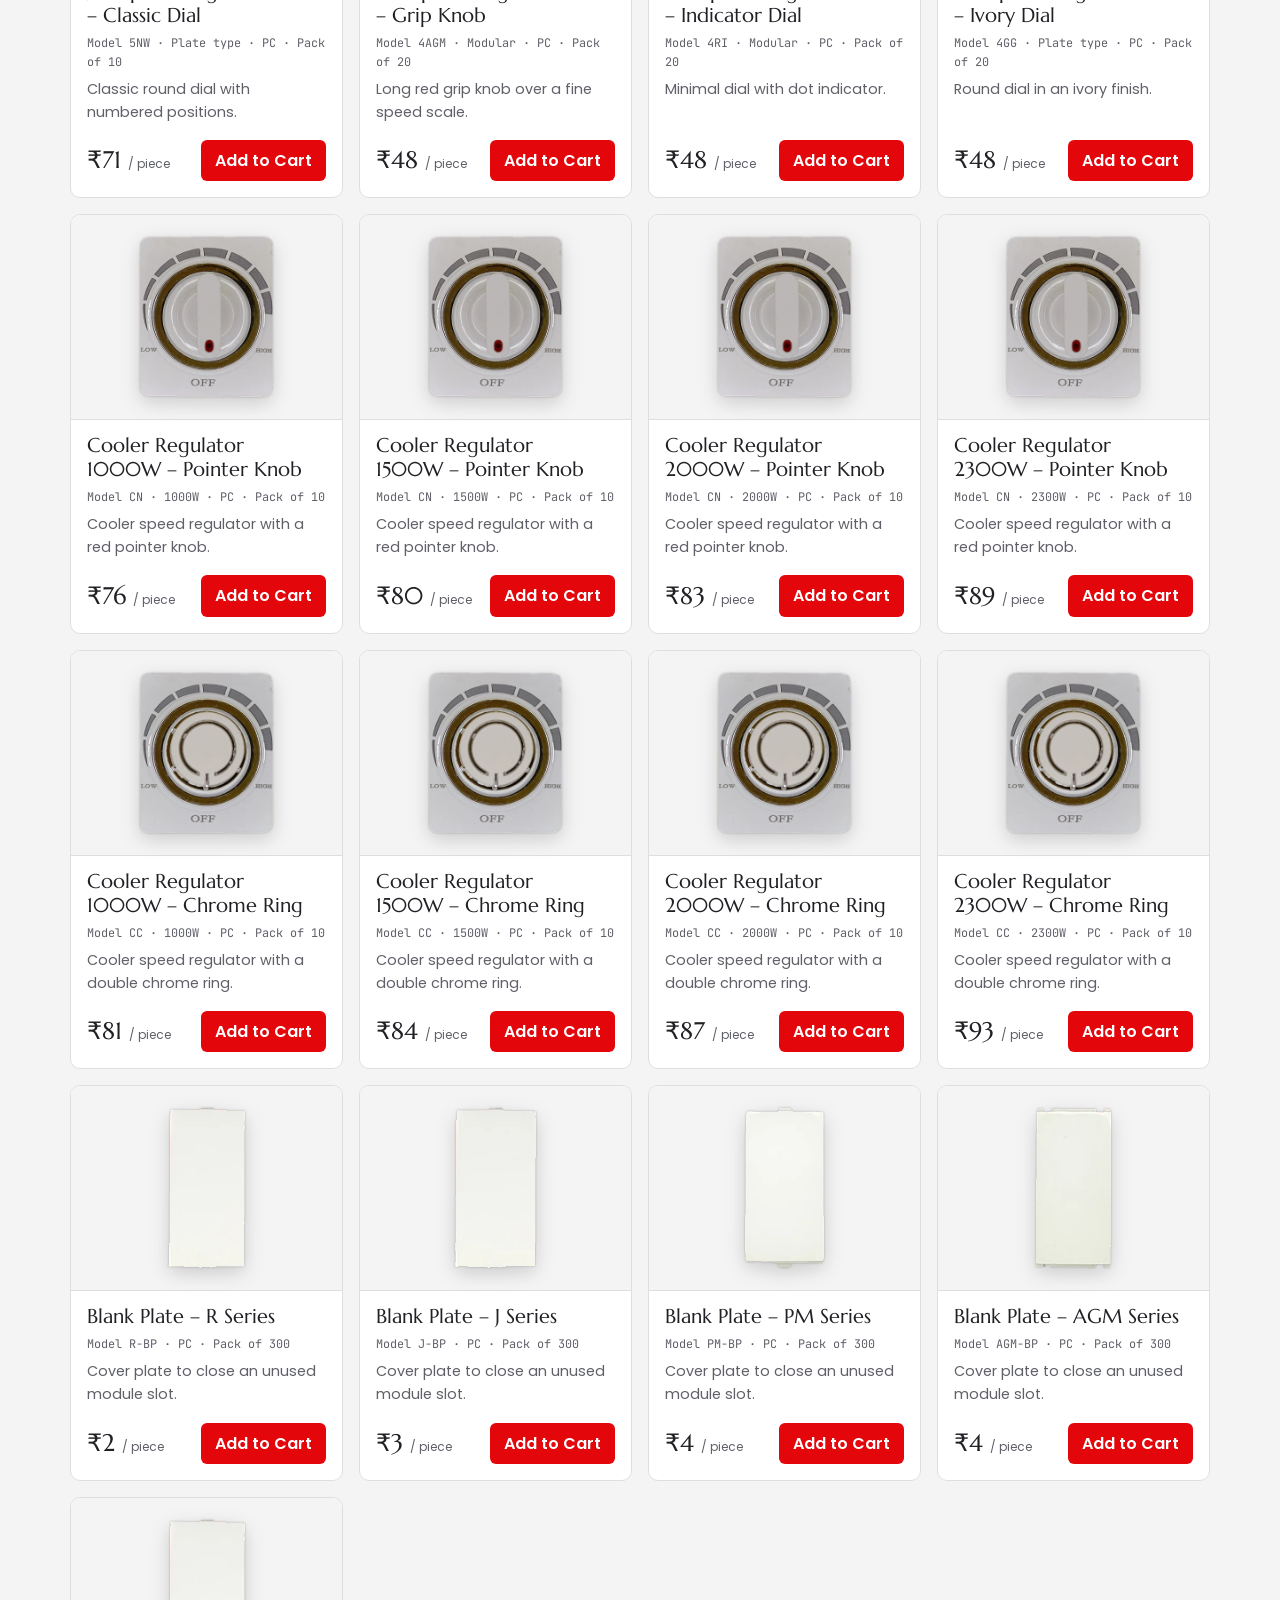
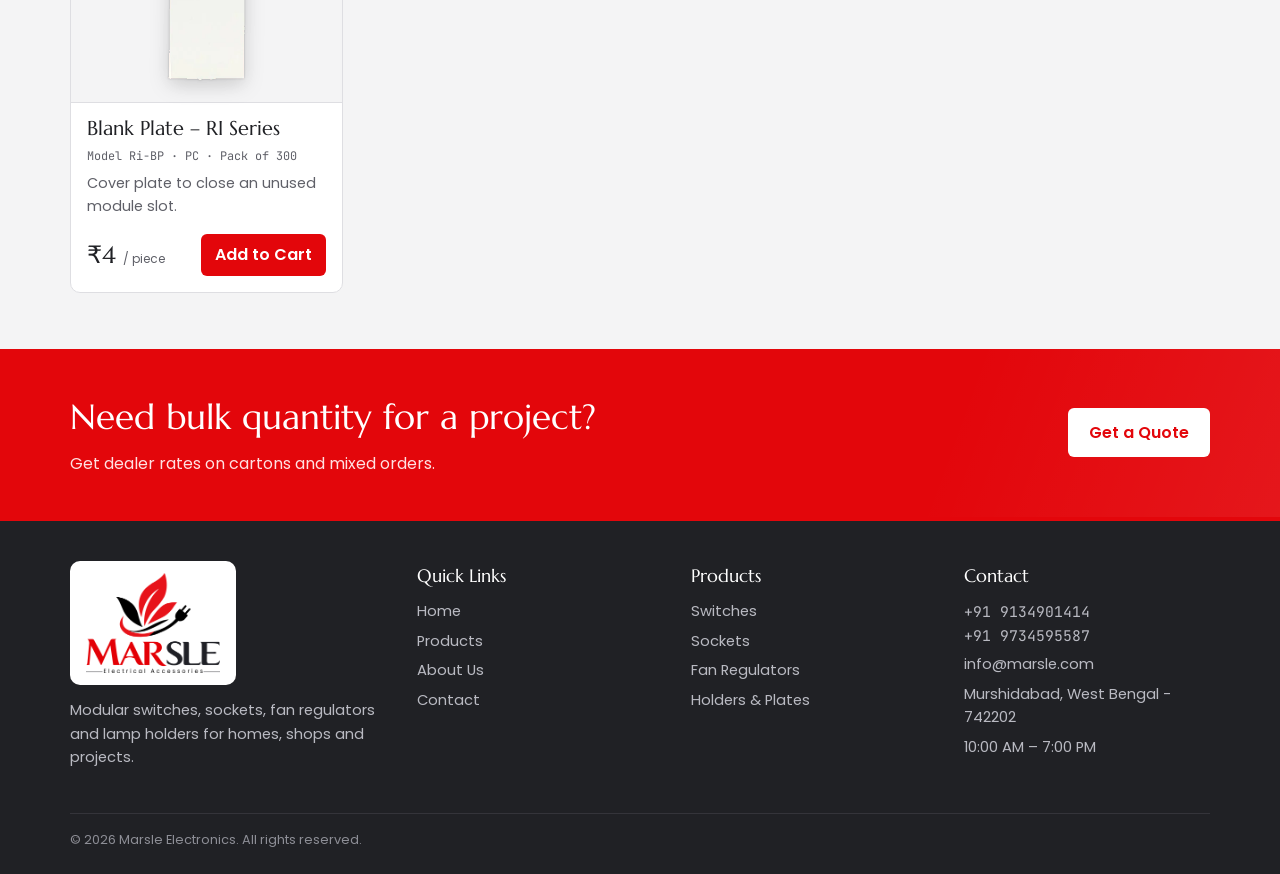
<file: products.html>
<!doctype html>
<html lang="en">
<head>
<meta charset="utf-8">
<meta name="viewport" content="width=device-width, initial-scale=1, viewport-fit=cover">
<title>Products | Marsle Electronics</title>
<meta name="description" content="Marsle Electronics — modular switches, sockets, fan regulators and lamp holders at retail and wholesale prices.">
<link rel="icon" type="image/png" href="favicon.png">
<link rel="preconnect" href="https://fonts.googleapis.com">
<link rel="preconnect" href="https://fonts.gstatic.com" crossorigin>
<link rel="stylesheet" href="https://fonts.googleapis.com/css2?family=Marcellus&family=Poppins:wght@400;500;600&family=JetBrains+Mono:wght@500&display=swap">
<link rel="stylesheet" href="style.css">
</head>
<body>

<header class="top">
  <div class="wrap">
    <a class="brand" href="index.html" aria-label="Marsle Electronics home"><img src="logo.png" alt="Marsle Electronics"></a>
    <button class="burger" aria-expanded="false" aria-label="Open menu"><span></span><span></span><span></span></button>
    <nav class="menu"><a href="index.html">Home</a><a href="products.html" aria-current="page">Products</a><a href="about.html">About Us</a><a href="contact.html">Contact</a></nav>
    <button class="cartbtn" id="openCart" aria-label="Open cart">Cart <b id="count">0</b></button>
  </div>
</header>

<main>
<div class="banner"><div class="wrap">
  <div class="crumb"><a href="index.html">Home</a> / Products</div>
  <div class="eyebrow">Catalogue</div><h1>Our Products</h1>
  <p>Switches, sockets, fan regulators and holders. Prices are per piece. Bulk packs get dealer rates; the final price is confirmed on order.</p>
</div></div>
<section>
  <div class="wrap">
    <div class="tools" role="group" aria-label="Filter by category">
      <button class="chip" aria-pressed="true" data-cat="all">All</button>
      <button class="chip" aria-pressed="false" data-cat="switch">Switches</button>
      <button class="chip" aria-pressed="false" data-cat="socket">Sockets</button>
      <button class="chip" aria-pressed="false" data-cat="regulator">Fan Regulators</button>
      <button class="chip" aria-pressed="false" data-cat="other">Holders &amp; Plates</button>
      <div class="search"><input id="q" type="search" placeholder="Search: 16A, 4 step, 4NM, dimmer…" aria-label="Search products"></div>
    </div>
    <div class="subtools" id="subtools" role="group" aria-label="Filter regulators by type" hidden>
      <button class="schip" aria-pressed="true" data-grp="all">All Types</button>
      <button class="schip" aria-pressed="false" data-grp="4step">4 Step</button>
      <button class="schip" aria-pressed="false" data-grp="5step">5 Step</button>
      <button class="schip" aria-pressed="false" data-grp="7step">7 Step</button>
      <button class="schip" aria-pressed="false" data-grp="dimmer">Dimmer</button>
      <button class="schip" aria-pressed="false" data-grp="cooler">Cooler</button>
      <button class="schip" aria-pressed="false" data-grp="blank">Blank Plates</button>
    </div>
    <div class="grid" id="grid"></div>
    <p class="empty" id="empty" hidden>No products match your search. Try another word.</p>
  </div>
</section>
<div class="band"><div class="wrap">
  <div><h2>Need bulk quantity for a project?</h2><p>Get dealer rates on cartons and mixed orders.</p></div>
  <a class="btn" href="contact.html#enquiry">Get a Quote</a>
</div></div>
</main>

<footer>
  <div class="wrap">
    <div class="cols">
      <div>
        <div class="flogo"><img src="logo.png" alt="Marsle Electronics"></div>
        <p>Modular switches, sockets, fan regulators and lamp holders for homes, shops and projects.</p>
      </div>
      <div>
        <h4>Quick Links</h4>
        <ul><li><a href="index.html">Home</a></li><li><a href="products.html">Products</a></li><li><a href="about.html">About Us</a></li><li><a href="contact.html">Contact</a></li></ul>
      </div>
      <div>
        <h4>Products</h4>
        <ul><li><a href="products.html?cat=switch">Switches</a></li><li><a href="products.html?cat=socket">Sockets</a></li><li><a href="products.html?cat=regulator">Fan Regulators</a></li><li><a href="products.html?cat=other">Holders &amp; Plates</a></li></ul>
      </div>
      <div>
        <h4>Contact</h4>
        <ul><li class="mono" data-shop="phone"></li><li data-shop="email"></li><li data-shop="address"></li><li data-shop="hours"></li></ul>
      </div>
    </div>
    <div class="copyright">© <span data-year></span> Marsle Electronics. All rights reserved.</div>
  </div>
</footer>

<a class="wa-float" data-wa href="#" target="_blank" rel="noopener">WhatsApp Us</a>

<div class="scrim" id="scrim"></div>
<aside class="drawer" id="drawer" aria-label="Cart" aria-hidden="true">
  <div class="dhead"><h2>Your Cart</h2><button class="x" id="closeCart">Close</button></div>
  <div class="items" id="items"></div>
  <div class="dfoot">
    <div class="tot"><span>Total</span><span id="total">₹0</span></div>
    <a class="wa" id="waLink" href="#" target="_blank" rel="noopener" aria-disabled="true">Place Order on WhatsApp</a>
    <button class="copybtn" id="copyOrder" type="button">Copy Order Details</button>
    <div class="small" id="cartNote">We will confirm price and delivery after you send the order.</div>
  </div>
</aside>

<script src="main.js"></script>
</body>
</html>
</file>
<file: style.css>
/* MARSLE Electrical Accessories — shared styles
   Brand: red #E3060B, charcoal #202125, white. Header and hero stay white so the logo sits exactly as designed. */
:root{
  --bg:#f4f4f5; --plate:#ffffff; --fg:#202125; --muted:#5f6068; --line:#dedee2;
  --ink:#202125; --red:#e3060b; --on-red:#ffffff; --ok:#1f8a4c;
  --display:"Marcellus","Times New Roman",Georgia,serif;
  --body:"Poppins",system-ui,-apple-system,"Segoe UI",sans-serif;
  --mono:"JetBrains Mono",ui-monospace,Menlo,monospace;
}
@media (prefers-color-scheme: dark){:root:not([data-theme="light"]){
  --bg:#141417; --plate:#1d1d21; --fg:#ececef; --muted:#a2a3ab; --line:#2f2f35;
  --ink:#0d0d10; --red:#ff2b30; --ok:#4cbf7d; color-scheme:dark}}
:root[data-theme="dark"]{
  --bg:#141417; --plate:#1d1d21; --fg:#ececef; --muted:#a2a3ab; --line:#2f2f35;
  --ink:#0d0d10; --red:#ff2b30; --ok:#4cbf7d; color-scheme:dark}

*{box-sizing:border-box}
[hidden]{display:none!important}
html{scroll-behavior:smooth}
body{margin:0;background:var(--bg);color:var(--fg);font-family:var(--body);font-size:16px;line-height:1.6}
img{max-width:100%}
a{color:inherit}
.wrap{max-width:1180px;margin:0 auto;padding-inline:20px}
h1,h2,h3,h4{font-family:var(--display);font-weight:400;text-wrap:balance;margin:0}
button{font:inherit;cursor:pointer}
:focus-visible{outline:2px solid var(--red);outline-offset:2px}
@media (prefers-reduced-motion:reduce){html{scroll-behavior:auto}*{transition:none!important}}

/* ---------- header ---------- */
.top{position:sticky;top:env(safe-area-inset-top,0px);z-index:20;background:#fff;color:#202125;border-bottom:3px solid #e3060b;box-shadow:0 2px 12px rgba(0,0,0,.06)}
.top .wrap{display:flex;align-items:center;gap:20px;padding-block:6px}
.brand{display:block;line-height:0}
.brand img{height:100px;width:auto}
.menu{margin-left:auto;display:flex;gap:26px;font-size:.95rem}
.menu a{color:#202125;text-decoration:none;font-weight:500;padding-block:6px;border-bottom:2px solid transparent}
.menu a:hover{color:#e3060b}
.menu a[aria-current="page"]{color:#e3060b;border-bottom-color:#e3060b}
.cartbtn{background:#e3060b;color:#fff;border:0;border-radius:6px;padding:9px 16px;font-weight:600;display:flex;gap:8px;align-items:center}
.cartbtn b{font-family:var(--mono);background:#fff;color:#e3060b;border-radius:4px;padding:0 6px;font-size:.85rem}
.burger{display:none;background:none;border:1px solid #dedee2;border-radius:6px;padding:7px 11px;color:#202125;font-weight:600}
@media (max-width:760px){
  .brand img{height:70px}
  .burger{display:block;margin-left:auto}
  .menu{display:none;position:absolute;left:0;right:0;top:100%;background:#fff;flex-direction:column;gap:0;padding:6px 20px 14px;border-bottom:3px solid #e3060b}
  .menu.open{display:flex}
  .menu a{padding:10px 0;border-bottom:1px solid #eee}
}

/* ---------- shared bits ---------- */
.eyebrow{display:flex;align-items:center;gap:12px;font-size:.78rem;font-weight:500;letter-spacing:.32em;text-transform:uppercase;color:var(--red)}
.eyebrow::before{content:"";width:36px;height:2px;background:currentColor}
.btn{border-radius:6px;padding:11px 20px;font-weight:600;border:1px solid transparent;text-decoration:none;display:inline-block}
.btn.pri{background:#e3060b;color:#fff}
.btn.pri:hover{background:#c30509}
.btn.ghost{border-color:currentColor;background:transparent}
section{padding-block:56px}
.head{margin-bottom:24px;display:flex;justify-content:space-between;align-items:end;gap:16px;flex-wrap:wrap}
.head h2{font-size:clamp(1.9rem,4vw,2.4rem);margin-top:8px}
.head h2 span{color:var(--red)}
.head p{margin:6px 0 0;color:var(--muted);max-width:60ch}
.link{color:var(--red);font-weight:600;text-decoration:none}
.link:hover{text-decoration:underline}

/* ---------- hero (home) ---------- */
.hero{background:#fff;color:#202125;padding-block:40px 48px;border-bottom:1px solid #e6e6ea}
.hero .wrap{display:grid;grid-template-columns:1.1fr 1fr;gap:40px;align-items:center}
.hero .text{min-width:0}
.hero .eyebrow{color:#202125}
.hero h1{font-size:clamp(2.2rem,5vw,3.6rem);line-height:1.08;margin-top:14px}
.hero h1 em{font-style:normal;color:#e3060b}
.hero p{color:#5f6068;max-width:52ch;margin:16px 0 24px}
.hero .btn.ghost{color:#202125}
.cta{display:flex;gap:12px;flex-wrap:wrap}
.specs{display:flex;gap:24px;flex-wrap:wrap;margin-top:26px;font-family:var(--mono);font-size:.8rem;color:#5f6068}
.specs b{color:#202125;font-weight:500}
.logo-hero{justify-self:end;width:100%;max-width:480px;line-height:0}
.logo-hero img{width:100%;height:auto}
@media (max-width:820px){.hero .wrap{grid-template-columns:1fr}.logo-hero{justify-self:center;order:-1;max-width:340px}}

/* page banner (inner pages) */
.banner{background:var(--ink);color:#fff;padding-block:44px;border-bottom:4px solid #e3060b}
.banner .eyebrow{color:#ff5a5e}
.banner h1{font-size:clamp(2rem,5vw,3rem);margin-top:10px}
.banner p{color:#c4c5cc;margin:10px 0 0;max-width:60ch}
.crumb{font-size:.85rem;color:#9a9ba3;margin-bottom:6px}
.crumb a{color:#c4c5cc;text-decoration:none}

/* trust strip */
.strip{background:var(--ink);color:#d9d9de}
.strip .wrap{display:grid;grid-template-columns:repeat(4,1fr);gap:16px;padding-block:18px}
.strip div{font-size:.88rem;min-width:0}
.strip strong{display:block;color:#fff;font-family:var(--display);font-weight:400;font-size:1.2rem}
.strip strong::before{content:"";display:inline-block;width:8px;height:8px;background:#e3060b;border-radius:50%;margin-right:8px;vertical-align:middle}
@media (max-width:720px){.strip .wrap{grid-template-columns:1fr 1fr}}

/* categories */
.cats{display:grid;grid-template-columns:repeat(4,1fr);gap:16px}
.cat{background:var(--plate);border:1px solid var(--line);border-radius:10px;padding:22px;text-decoration:none;color:var(--fg);display:flex;flex-direction:column;gap:8px;transition:border-color .15s,transform .15s}
.cat:hover{border-color:var(--red);transform:translateY(-2px)}
.cat svg{width:64px;height:64px;color:var(--fg)}
.cat h3{font-size:1.3rem}
.cat p{margin:0;color:var(--muted);font-size:.9rem}
.cat .count{font-family:var(--mono);font-size:.75rem;color:var(--red)}
@media (max-width:900px){.cats{grid-template-columns:1fr 1fr}}
@media (max-width:480px){.cats{grid-template-columns:1fr}}

/* product grid */
.tools{display:flex;gap:10px;flex-wrap:wrap;align-items:center;margin-bottom:22px}
.chip{border:1px solid var(--line);background:var(--plate);color:var(--fg);border-radius:999px;padding:6px 15px;font-size:.9rem}
.chip[aria-pressed="true"]{background:var(--red);border-color:var(--red);color:var(--on-red)}
.search{margin-left:auto;flex:1 1 220px;max-width:300px}
.search input{width:100%;border:1px solid var(--line);background:var(--plate);color:var(--fg);border-radius:6px;padding:8px 12px;font:inherit}
@media (max-width:560px){.search{margin-left:0;max-width:none}}
.grid{display:grid;grid-template-columns:repeat(auto-fill,minmax(240px,1fr));gap:16px}
.card{background:var(--plate);border:1px solid var(--line);border-radius:10px;display:flex;flex-direction:column;overflow:hidden;transition:border-color .15s}
.card:hover{border-color:var(--red)}
.pic{background:var(--bg);display:grid;place-items:center;padding:22px;border-bottom:1px solid var(--line);position:relative}
.pic svg{width:96px;height:96px;color:var(--fg)}
svg .acc{fill:var(--red)}
.tag{position:absolute;top:10px;left:10px;font-family:var(--mono);font-size:.68rem;letter-spacing:.06em;text-transform:uppercase;background:var(--red);color:var(--on-red);border-radius:4px;padding:2px 7px}
.body{padding:14px 16px 16px;display:flex;flex-direction:column;gap:6px;flex:1}
.body h3{font-size:1.25rem;line-height:1.2}
.spec{font-family:var(--mono);font-size:.74rem;color:var(--muted)}
.desc{font-size:.9rem;color:var(--muted);margin:0}
.buy{display:flex;align-items:center;justify-content:space-between;margin-top:auto;padding-top:10px;gap:8px}
.price{font-family:var(--display);font-size:1.5rem;font-variant-numeric:tabular-nums}
.price small{font-family:var(--body);font-size:.75rem;color:var(--muted)}
.add{background:var(--red);color:var(--on-red);border:0;border-radius:6px;padding:8px 14px;font-weight:600}
.add.in{background:var(--ink);color:#fff}
.empty{color:var(--muted);padding:30px 0}

/* why / about */
.why{display:grid;grid-template-columns:repeat(3,1fr);gap:16px}
.why div{background:var(--plate);border:1px solid var(--line);border-radius:10px;padding:22px}
.why h3{font-size:1.25rem;margin-bottom:6px}
.why h3::before{content:"";display:block;width:28px;height:3px;background:var(--red);margin-bottom:12px}
.why p{margin:0;color:var(--muted);font-size:.92rem}
@media (max-width:820px){.why{grid-template-columns:1fr}}
.split{display:grid;grid-template-columns:1fr 1fr;gap:44px;align-items:center}
.split .copy{min-width:0}
.split p{color:var(--muted)}
.logo-panel{background:#fff;border:1px solid var(--line);border-radius:12px;padding:30px;line-height:0}
@media (max-width:820px){.split{grid-template-columns:1fr}}

/* CTA band */
.band{background:#e3060b;color:#fff;padding-block:40px}
.band .wrap{display:flex;justify-content:space-between;align-items:center;gap:20px;flex-wrap:wrap}
.band h2{font-size:clamp(1.6rem,3.6vw,2.2rem)}
.band p{margin:6px 0 0;color:#ffe1e2}
.band .btn{background:#fff;color:#e3060b}

/* bulk / contact */
.bulk{background:var(--plate);border-block:1px solid var(--line)}
.bulk .wrap{display:grid;grid-template-columns:1fr 1fr;gap:40px}
.bulk h2{font-size:2.1rem;margin-top:12px}
.bulk ul{padding-left:18px;color:var(--muted);margin:14px 0 0}
.bulk li{margin-bottom:6px}
.bulk li::marker{color:var(--red)}
form{display:grid;gap:10px}
label{font-size:.85rem;color:var(--muted)}
form input,form select,form textarea{width:100%;border:1px solid var(--line);background:var(--bg);color:var(--fg);border-radius:6px;padding:9px 12px;font:inherit}
.row2{display:grid;grid-template-columns:1fr 1fr;gap:10px}
.note{font-size:.88rem;color:var(--ok);min-height:1.3em}
@media (max-width:760px){.bulk .wrap,.row2{grid-template-columns:1fr}}
.info{display:grid;gap:14px;margin-top:20px}
.info div{display:grid;grid-template-columns:110px 1fr;gap:10px;border-bottom:1px solid var(--line);padding-bottom:12px}
.info dt,.info .k{font-family:var(--mono);font-size:.78rem;text-transform:uppercase;letter-spacing:.06em;color:var(--red)}

/* footer */
footer{background:var(--ink);color:#b9bac2;padding-block:40px 24px;font-size:.92rem;border-top:4px solid #e3060b}
footer .cols{display:grid;grid-template-columns:1.3fr 1fr 1fr 1fr;gap:28px}
.flogo{background:#fff;border-radius:10px;padding:12px 16px;line-height:0;display:inline-block}
.flogo img{height:100px;width:auto}
footer h4{margin:0 0 10px;color:#fff;font-size:1.15rem}
footer ul{list-style:none;margin:0;padding:0;display:grid;gap:6px}
footer a{color:#b9bac2;text-decoration:none}
footer a:hover{color:#fff}
.mono{font-family:var(--mono)}
.copyright{border-top:1px solid #34343a;margin-top:28px;padding-top:16px;font-size:.8rem;color:#8d8e96}
@media (max-width:820px){footer .cols{grid-template-columns:1fr 1fr}}
@media (max-width:480px){footer .cols{grid-template-columns:1fr}}

/* floating WhatsApp */
.wa-float{position:fixed;right:18px;bottom:calc(18px + env(safe-area-inset-bottom,0px));z-index:30;background:#1f8a4c;color:#fff;border-radius:999px;padding:12px 18px;font-weight:600;text-decoration:none;box-shadow:0 6px 20px rgba(0,0,0,.25)}

/* cart drawer */
.scrim{position:fixed;inset:0;background:rgba(0,0,0,.45);z-index:40}
.drawer{position:fixed;top:0;right:0;bottom:0;width:min(420px,100%);background:var(--plate);z-index:41;display:flex;flex-direction:column;padding-top:env(safe-area-inset-top,0px);padding-bottom:env(safe-area-inset-bottom,0px);border-left:1px solid var(--line)}
.dhead{display:flex;justify-content:space-between;align-items:center;padding:16px 18px;border-bottom:3px solid var(--red)}
.dhead h2{font-size:1.6rem}
.x{background:none;border:1px solid var(--line);color:var(--fg);border-radius:6px;padding:4px 10px}
.items{flex:1;overflow:auto;padding:8px 18px}
.it{display:grid;grid-template-columns:1fr auto;gap:4px 10px;padding:12px 0;border-bottom:1px solid var(--line)}
.it .n{font-weight:600}
.it .s{font-size:.8rem;color:var(--muted)}
.qty{display:flex;align-items:center;gap:6px}
.qty button{width:28px;height:28px;border:1px solid var(--line);background:var(--bg);color:var(--fg);border-radius:5px}
.qty span{font-family:var(--mono);min-width:26px;text-align:center}
.lt{font-family:var(--mono);text-align:right;align-self:center}
.dfoot{padding:16px 18px;border-top:1px solid var(--line);display:grid;gap:10px}
.tot{display:flex;justify-content:space-between;font-family:var(--display);font-size:1.5rem;font-variant-numeric:tabular-nums}
.wa{background:#1f8a4c;color:#fff;text-align:center;border-radius:6px;padding:12px;font-weight:600;text-decoration:none}
.wa[aria-disabled="true"]{opacity:.45;pointer-events:none}
.small{font-size:.8rem;color:var(--muted)}
.copybtn{background:none;border:1px solid var(--line);color:var(--fg);border-radius:6px;padding:9px}

/* =========================================================
   MOTION — smooth transitions & animations
   ========================================================= */
:root{--ease:cubic-bezier(.22,.8,.24,1);--ease-out:cubic-bezier(.16,1,.3,1)}

/* page fade between pages */
body{animation:pageIn .55s var(--ease-out) both}
body.leaving{opacity:0;transform:translateY(-6px);transition:opacity .28s ease,transform .28s ease}
@keyframes pageIn{from{opacity:0}to{opacity:1}}

/* header: shrinks slightly on scroll */
.top{transition:box-shadow .3s ease}
.top .wrap{transition:padding .3s var(--ease)}
.brand img{transition:height .35s var(--ease)}
.top.scrolled{box-shadow:0 6px 24px rgba(0,0,0,.10)}
.top.scrolled .brand img{height:76px}
@media (max-width:760px){.top.scrolled .brand img{height:58px}}
.menu a{position:relative;transition:color .2s ease}
.menu a::after{content:"";position:absolute;left:0;right:0;bottom:-2px;height:2px;background:#e3060b;transform:scaleX(0);transform-origin:left;transition:transform .3s var(--ease)}
.menu a:hover::after{transform:scaleX(1)}
.menu a[aria-current="page"]{border-bottom-color:transparent}
.menu a[aria-current="page"]::after{transform:scaleX(1)}
@media (max-width:760px){
  .menu{display:flex;opacity:0;transform:translateY(-8px);pointer-events:none;transition:opacity .25s ease,transform .3s var(--ease)}
  .menu.open{opacity:1;transform:none;pointer-events:auto}
  .menu a::after{display:none}
}

/* hero entrance: staggered */
.hero .text > *{animation:rise .8s var(--ease-out) both}
.hero .text > :nth-child(1){animation-delay:.10s}
.hero .text > :nth-child(2){animation-delay:.20s}
.hero .text > :nth-child(3){animation-delay:.32s}
.hero .text > :nth-child(4){animation-delay:.44s}
.hero .text > :nth-child(5){animation-delay:.56s}
.hero .eyebrow::before{animation:line .9s var(--ease-out) .3s both;transform-origin:left}
.logo-hero img{animation:logoIn 1.1s var(--ease-out) .15s both, float 6s ease-in-out 1.4s infinite}
.banner .wrap > *{animation:rise .7s var(--ease-out) both}
.banner .wrap > :nth-child(2){animation-delay:.08s}
.banner .wrap > :nth-child(3){animation-delay:.16s}
.banner .wrap > :nth-child(4){animation-delay:.24s}
@keyframes rise{from{opacity:0;transform:translateY(22px)}to{opacity:1;transform:none}}
@keyframes line{from{transform:scaleX(0)}to{transform:scaleX(1)}}
@keyframes logoIn{from{opacity:0;transform:scale(.88) translateY(18px)}to{opacity:1;transform:none}}
@keyframes float{0%,100%{transform:translateY(0)}50%{transform:translateY(-10px)}}

/* scroll reveal (only when JS is running; content stays visible otherwise) */
.js-motion .rv{opacity:0;transform:translateY(28px);transition:opacity .7s var(--ease-out),transform .7s var(--ease-out);transition-delay:var(--d,0s)}
.js-motion .rv.in{opacity:1;transform:none}

/* buttons */
.btn,.add,.cartbtn,.chip,.wa,.copybtn{transition:background-color .2s ease,color .2s ease,border-color .2s ease,transform .2s var(--ease),box-shadow .25s ease}
.btn:hover,.cartbtn:hover{transform:translateY(-2px);box-shadow:0 8px 20px rgba(227,6,11,.25)}
.btn.ghost:hover{box-shadow:0 8px 20px rgba(0,0,0,.10)}
.btn:active,.add:active,.cartbtn:active{transform:translateY(0) scale(.97)}
.btn.pri{position:relative;overflow:hidden}
.btn.pri::after{content:"";position:absolute;top:0;left:-60%;width:40%;height:100%;background:linear-gradient(100deg,transparent,rgba(255,255,255,.35),transparent);transform:skewX(-20deg);transition:left .6s var(--ease)}
.btn.pri:hover::after{left:120%}
.add:hover{transform:translateY(-1px)}
.chip:hover{border-color:var(--red)}

/* cards */
.card,.cat,.why > div{transition:transform .35s var(--ease),box-shadow .35s var(--ease),border-color .25s ease}
.card:hover,.cat:hover,.why > div:hover{transform:translateY(-6px);box-shadow:0 16px 34px rgba(0,0,0,.10)}
.pic svg,.cat svg{transition:transform .45s var(--ease)}
.card:hover .pic svg{transform:scale(1.08) rotate(-3deg)}
.cat:hover svg{transform:scale(1.1)}
.why h3::before{transition:width .4s var(--ease)}
.why > div:hover h3::before{width:56px}
.grid.swap .card{animation:cardIn .45s var(--ease-out) both;animation-delay:calc(var(--i,0) * 40ms)}
@keyframes cardIn{from{opacity:0;transform:translateY(14px) scale(.98)}to{opacity:1;transform:none}}

/* cart count bump + drawer slide */
.cartbtn b.bump{animation:bump .45s var(--ease)}
@keyframes bump{0%{transform:scale(1)}40%{transform:scale(1.45)}100%{transform:scale(1)}}
.scrim{opacity:0;visibility:hidden;transition:opacity .3s ease,visibility 0s linear .3s}
.scrim.open{opacity:1;visibility:visible;transition:opacity .3s ease}
.drawer{transform:translateX(100%);visibility:hidden;transition:transform .45s var(--ease-out),visibility 0s linear .45s;box-shadow:-20px 0 40px rgba(0,0,0,.15)}
.drawer.open{transform:none;visibility:visible;transition:transform .45s var(--ease-out)}
.it{animation:cardIn .35s var(--ease-out) both}

/* WhatsApp float */
.wa-float{transition:transform .25s var(--ease),box-shadow .25s ease;animation:rise .6s var(--ease-out) 1s both}
.wa-float::before{content:"";position:absolute;inset:0;border-radius:inherit;box-shadow:0 0 0 0 rgba(31,138,76,.55);animation:ring 2.4s ease-out 2s infinite}
.wa-float:hover{transform:translateY(-3px) scale(1.04)}
@keyframes ring{0%{box-shadow:0 0 0 0 rgba(31,138,76,.5)}80%,100%{box-shadow:0 0 0 16px rgba(31,138,76,0)}}

/* strip dots glow, band shine */
.strip strong::before{animation:glow 2.6s ease-in-out infinite}
.strip div:nth-child(2) strong::before{animation-delay:.4s}
.strip div:nth-child(3) strong::before{animation-delay:.8s}
.strip div:nth-child(4) strong::before{animation-delay:1.2s}
@keyframes glow{0%,100%{box-shadow:0 0 0 0 rgba(227,6,11,0)}50%{box-shadow:0 0 10px 2px rgba(227,6,11,.8)}}
.band{position:relative;overflow:hidden}
.band::before{content:"";position:absolute;inset:0;background:linear-gradient(110deg,transparent 30%,rgba(255,255,255,.12) 50%,transparent 70%);background-size:250% 100%;animation:sheen 6s linear infinite;pointer-events:none}
.band .wrap{position:relative}
@keyframes sheen{from{background-position:150% 0}to{background-position:-100% 0}}

/* form fields */
form input,form select,form textarea,.search input{transition:border-color .2s ease,box-shadow .2s ease}
form input:focus,form select:focus,form textarea:focus,.search input:focus{outline:none;border-color:var(--red);box-shadow:0 0 0 3px rgba(227,6,11,.15)}
.link{transition:letter-spacing .25s var(--ease)}
.link:hover{letter-spacing:.02em}
.logo-panel img{transition:transform .5s var(--ease)}
.logo-panel:hover img{transform:scale(1.03)}
.flogo{transition:transform .3s var(--ease)}
.flogo:hover{transform:translateY(-3px)}

/* reduced motion: keep everything still and visible */
@media (prefers-reduced-motion:reduce){
  *,*::before,*::after{animation:none!important;transition:none!important}
  .js-motion .rv{opacity:1;transform:none}
}

/* contact numbers: one per line */
[data-shop]{white-space:pre-line}

/* ---------- v2: hamburger menu, smaller hero logo ---------- */
.burger{display:none;width:46px;height:42px;padding:0;border:1px solid #dedee2;border-radius:8px;background:#fff;flex-direction:column;align-items:center;justify-content:center;gap:5px}
.burger span{display:block;width:22px;height:2.5px;border-radius:2px;background:#202125;transition:transform .3s var(--ease),opacity .2s ease}
.burger[aria-expanded="true"] span:nth-child(1){transform:translateY(7.5px) rotate(45deg)}
.burger[aria-expanded="true"] span:nth-child(2){opacity:0}
.burger[aria-expanded="true"] span:nth-child(3){transform:translateY(-7.5px) rotate(-45deg)}
.burger[aria-expanded="true"]{border-color:#e3060b}
a.add{text-decoration:none;display:inline-block}
.logo-hero{max-width:400px}
@media (max-width:760px){
  .burger{display:flex;margin-left:auto}
  .cartbtn{margin-left:8px}
  .top .wrap{position:relative}
}
@media (max-width:820px){
  .hero{padding-block:24px 36px}
  .logo-hero{max-width:220px}
  .hero .wrap{gap:22px}
}

/* ---------- founder's message ---------- */
.founder{background:var(--plate);border-top:1px solid var(--line)}
.founder-grid{display:grid;grid-template-columns:minmax(0,.85fr) minmax(0,1.15fr);gap:56px;align-items:center}
.founder-photo{margin:0;position:relative;max-width:420px;justify-self:center;width:100%}
.founder-photo::before{content:"";position:absolute;inset:18px -18px -18px 18px;border:3px solid #e3060b;border-radius:14px;z-index:0;transition:transform .5s var(--ease)}
.founder-photo img{position:relative;z-index:1;display:block;width:100%;height:auto;aspect-ratio:3/4;object-fit:cover;border-radius:14px;box-shadow:0 18px 40px rgba(0,0,0,.18);transition:transform .5s var(--ease)}
.founder-photo:hover img{transform:translate(-4px,-4px)}
.founder-photo:hover::before{transform:translate(4px,4px)}
.founder-text{min-width:0}
.founder-text h2{font-size:clamp(1.9rem,4vw,2.5rem);margin-top:10px;line-height:1.15}
.founder-text h2 span{color:var(--red)}
.founder-text blockquote{margin:22px 0 0;padding:0 0 0 22px;border-left:3px solid var(--red);position:relative}
.founder-text blockquote::before{content:"\201C";position:absolute;top:-46px;right:0;font-family:var(--display);font-size:9rem;line-height:1;color:var(--red);opacity:.12;pointer-events:none}
.founder-text blockquote p{margin:0 0 14px;color:var(--muted);font-size:1.02rem}
.founder-text blockquote p:first-child{color:var(--fg);font-size:1.12rem}
.sign{margin-top:22px;display:flex;flex-direction:column;gap:2px}
.sign-name{font-family:var(--display);font-weight:400;font-size:1.6rem;color:var(--fg)}
.sign span{font-size:.85rem;letter-spacing:.06em;text-transform:uppercase;color:var(--red);font-weight:500}
@media (max-width:820px){
  .founder-grid{grid-template-columns:1fr;gap:44px}
  .founder-photo{max-width:280px}
  .founder-text blockquote::before{font-size:6rem;top:-30px}
}

/* ---------- product photos + regulator type filter ---------- */
.pic{min-height:200px}
.pic img{display:block;height:160px;width:auto;max-width:100%;object-fit:contain;filter:drop-shadow(0 6px 10px rgba(0,0,0,.14)) drop-shadow(0 0 1px rgba(0,0,0,.25));transition:transform .45s var(--ease)}
.card:hover .pic img{transform:scale(1.06)}
.subtools{display:flex;gap:8px;flex-wrap:wrap;margin:-8px 0 22px;padding:12px;border:1px dashed var(--line);border-radius:10px;background:var(--plate)}
.schip{border:1px solid var(--line);background:var(--bg);color:var(--fg);border-radius:6px;padding:5px 12px;font-size:.85rem;transition:background-color .2s ease,border-color .2s ease,color .2s ease}
.schip:hover{border-color:var(--red)}
.schip[aria-pressed="true"]{background:var(--ink);border-color:var(--ink);color:#fff}
</file>
